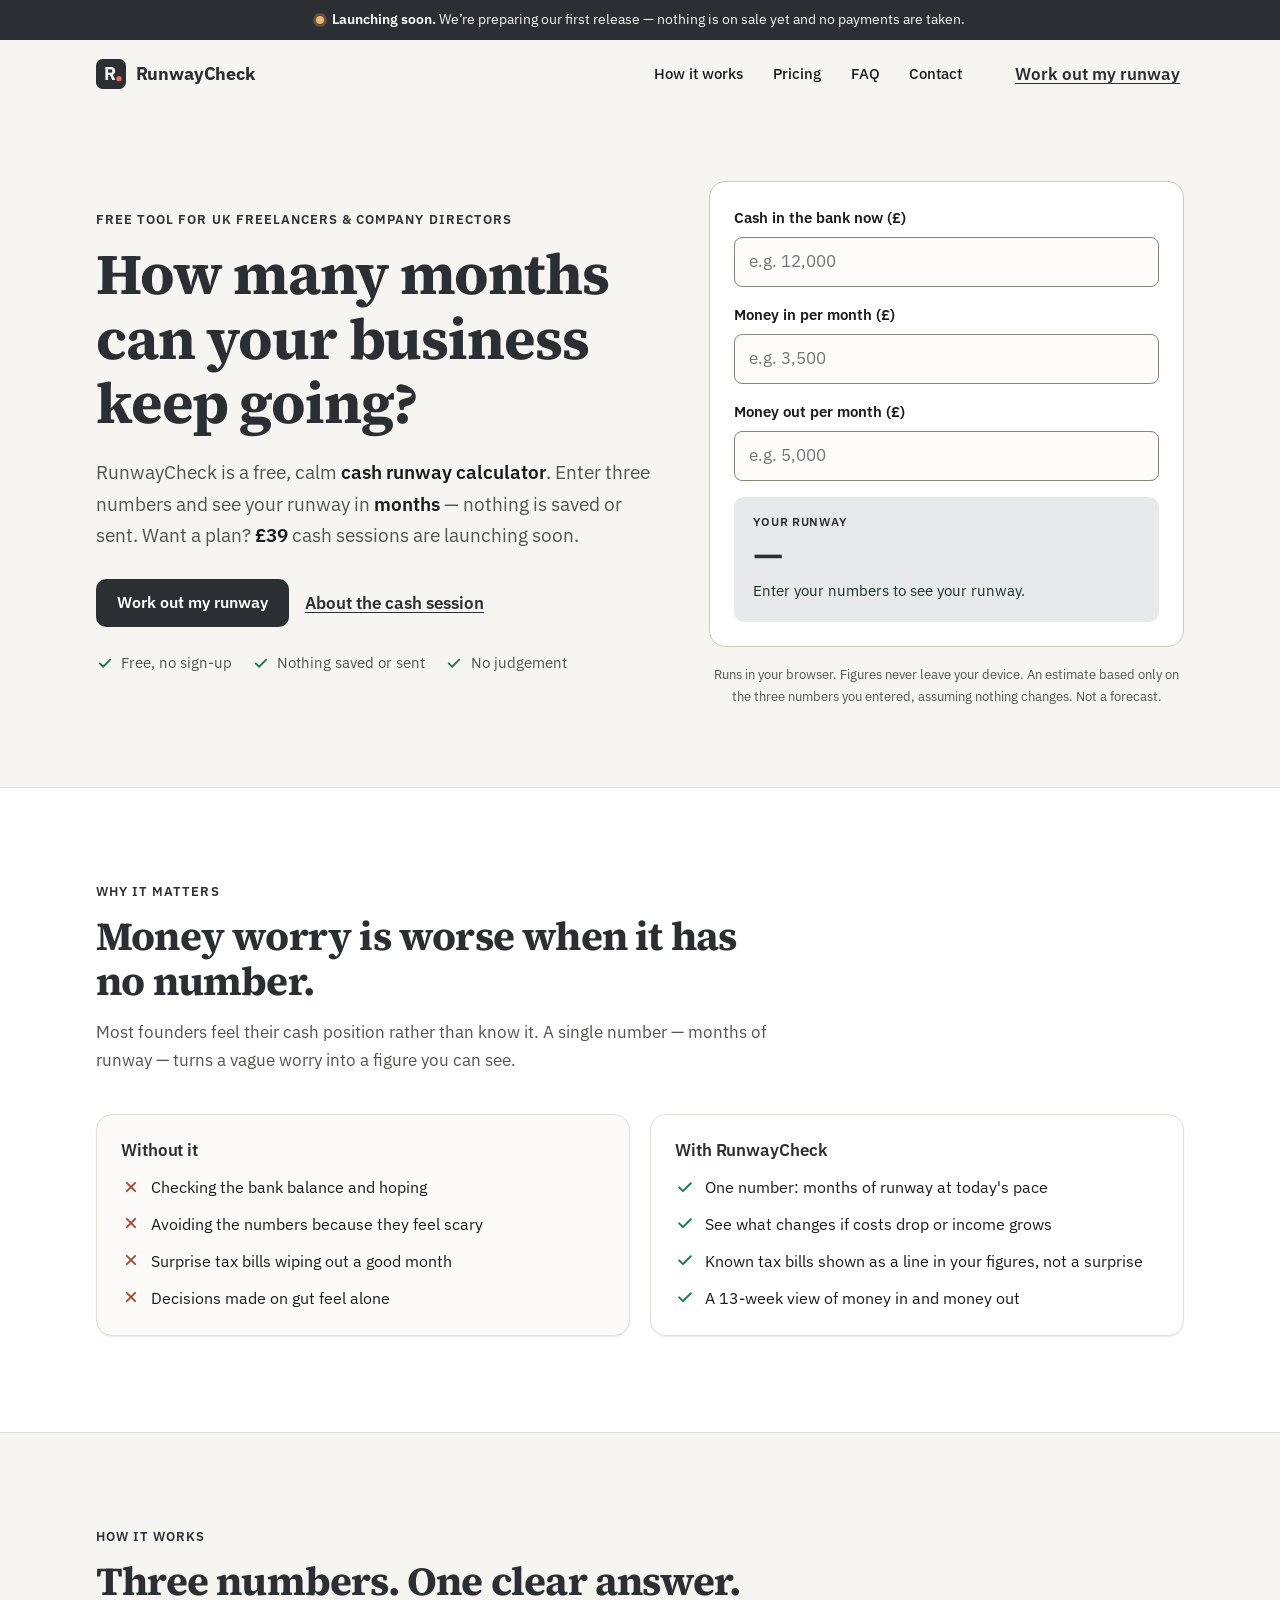
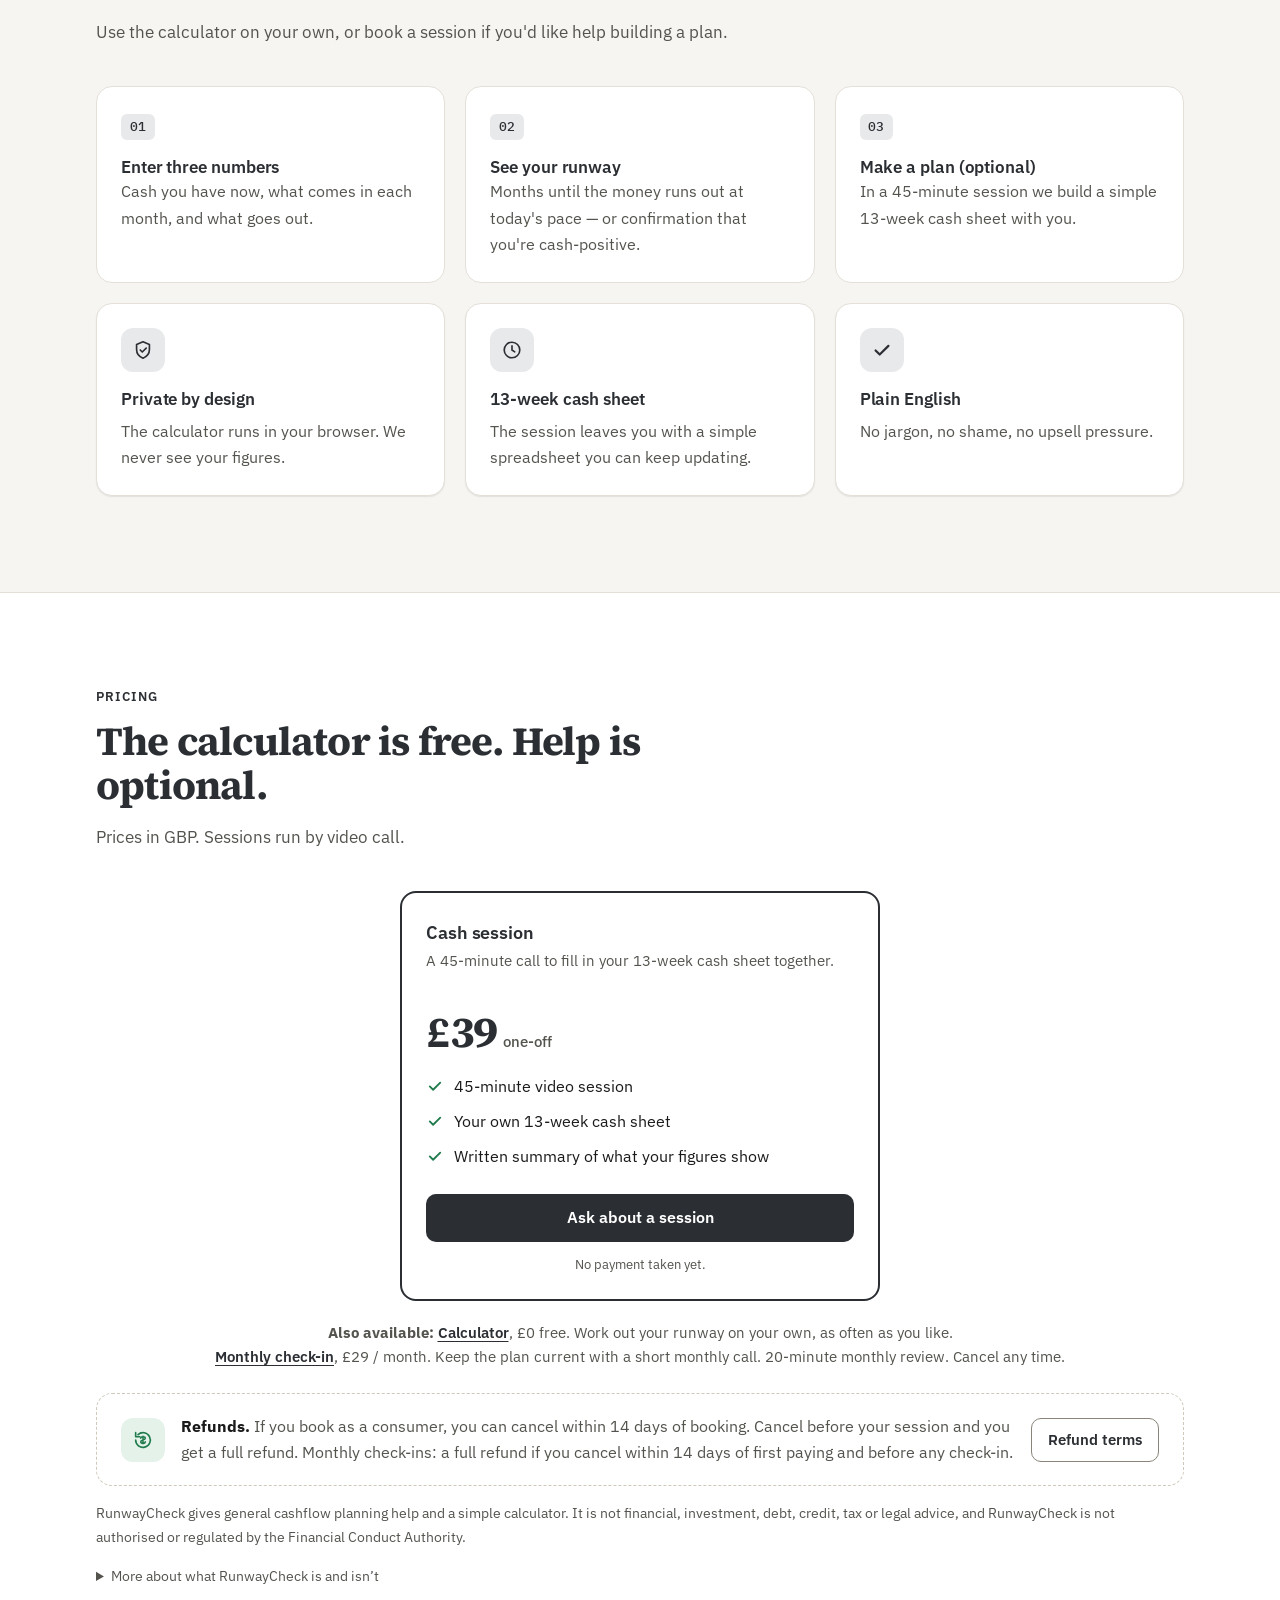
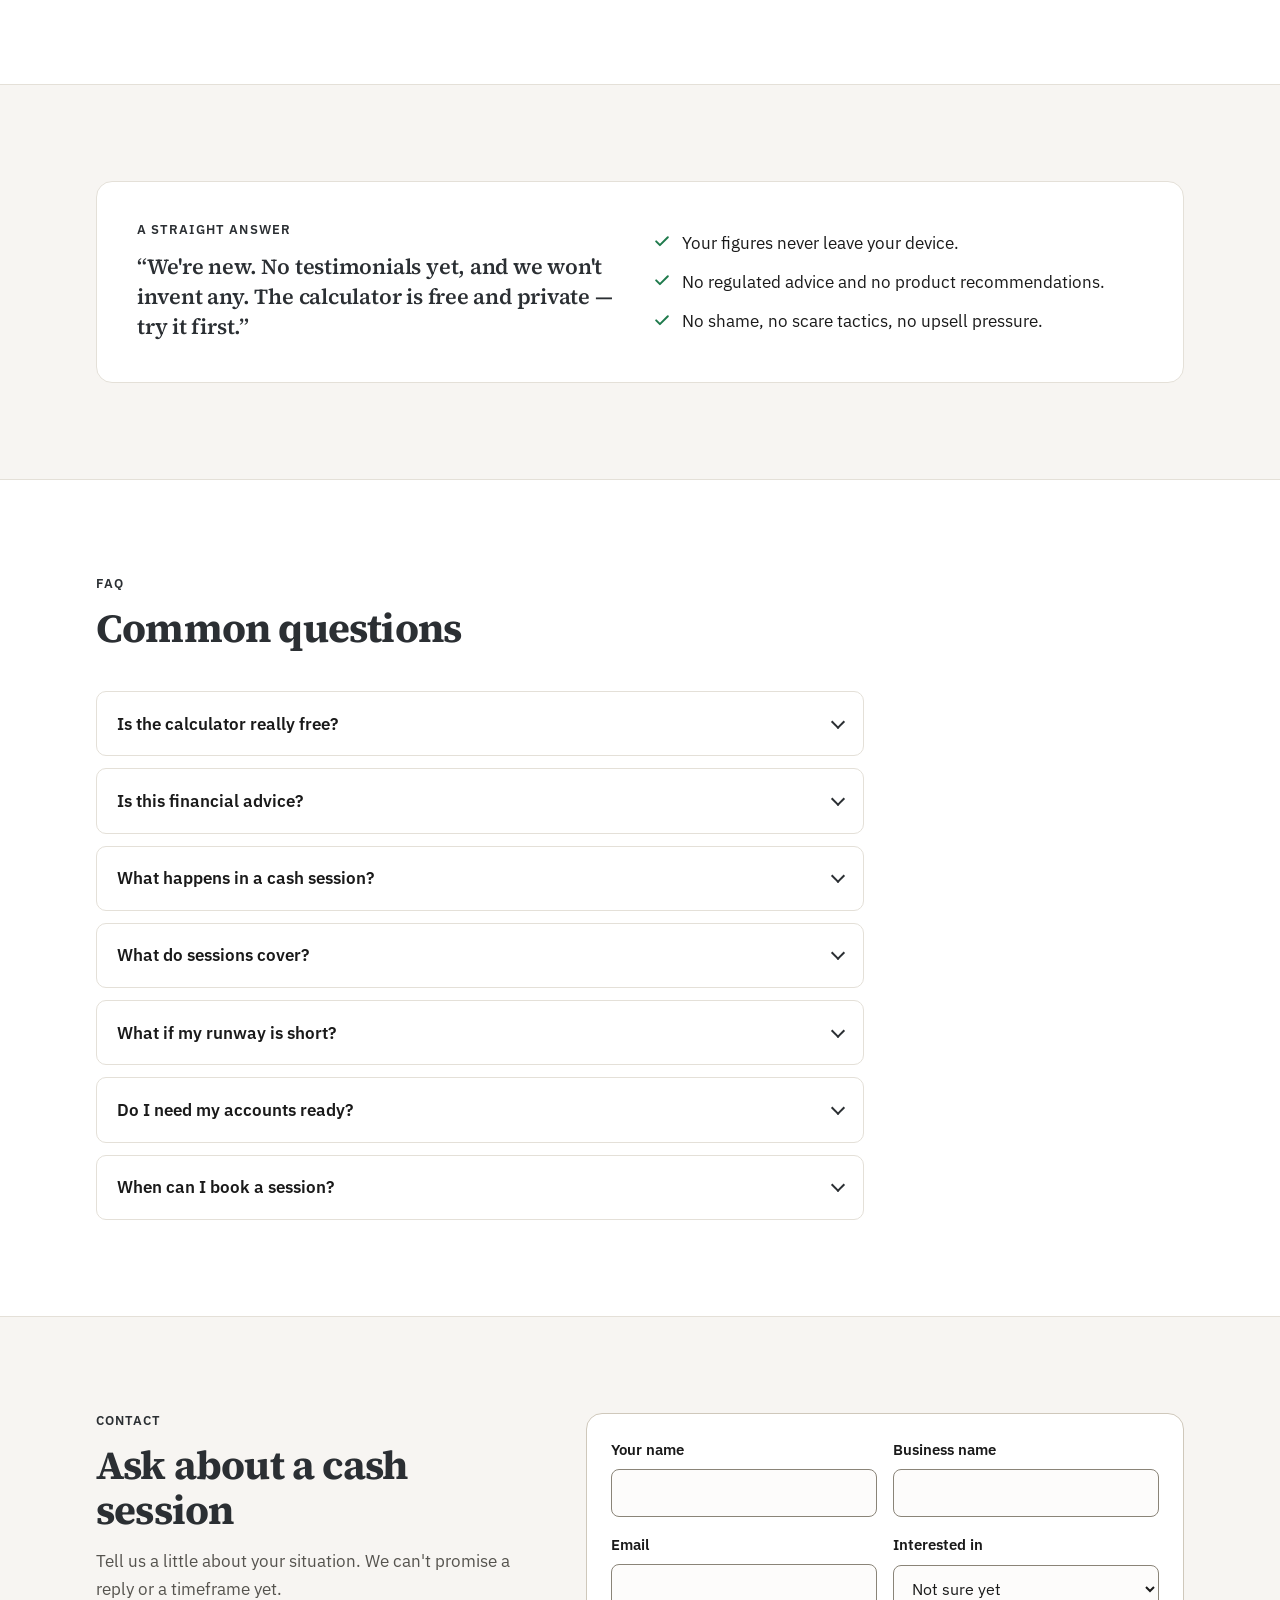
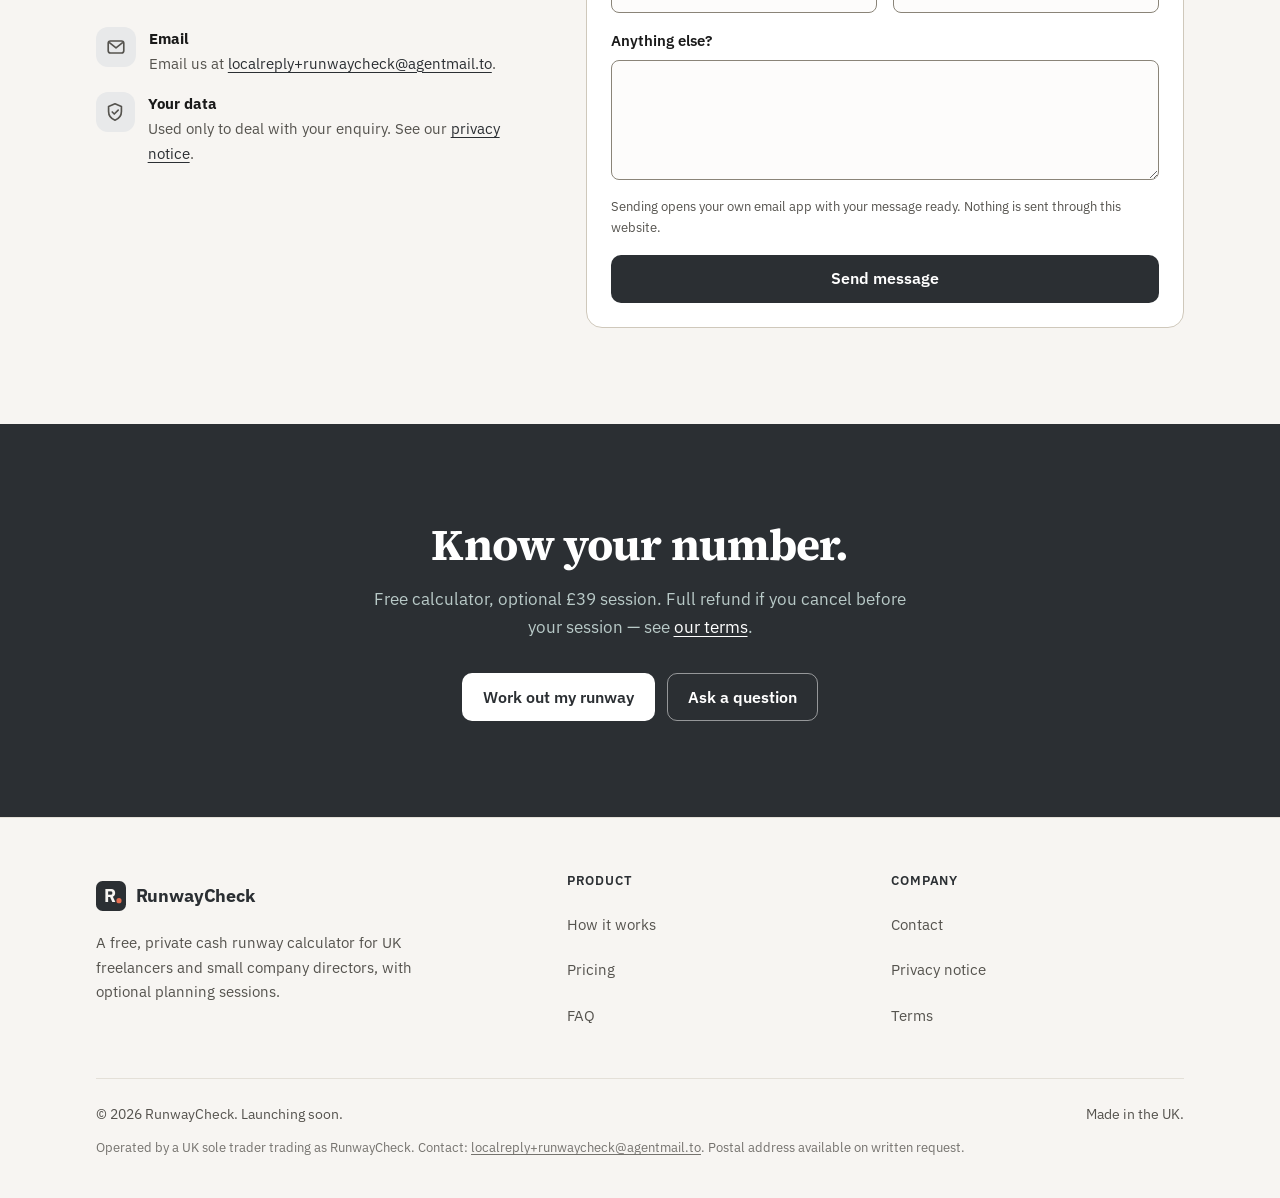
<file: index.html>
<!doctype html>
<html lang="en-GB">
<head>
  <meta charset="utf-8">
  <meta name="viewport" content="width=device-width, initial-scale=1">
  <meta http-equiv="Content-Security-Policy" content="default-src 'self'; img-src 'self' data: https://localreplyloop.goatcounter.com; style-src 'self'; script-src 'self'; font-src 'self'; connect-src 'self'; form-action 'self'; base-uri 'self'; object-src 'none'">
  <meta name="referrer" content="strict-origin-when-cross-origin">
  <title>RunwayCheck — free cash runway calculator for UK founders</title>
  <meta name="description" content="How many months can your business keep going? A free, calm cash-runway calculator for UK freelancers and small company directors. Nothing is saved.">
  <meta name="theme-color" content="#2B2F33">
  <meta property="og:type" content="website">
  <meta property="og:title" content="RunwayCheck — free cash runway calculator for UK founders">
  <meta property="og:description" content="How many months can your business keep going? A free, calm cash-runway calculator for UK freelancers and small company directors. Nothing is saved.">
  <meta property="og:image" content="https://evanturner557-del.github.io/runwaycheck/assets/og.png">
  <meta property="og:image:width" content="1200">
  <meta property="og:image:height" content="630">
  <meta property="og:image:alt" content="RunwayCheck logo with the headline: How many months can your business keep going?">
  <meta property="og:site_name" content="RunwayCheck">
  <meta property="og:locale" content="en_GB">
  <meta property="og:url" content="https://evanturner557-del.github.io/runwaycheck/">
  <meta name="twitter:card" content="summary_large_image">
  <meta name="twitter:title" content="RunwayCheck — free cash runway calculator for UK founders">
  <meta name="twitter:description" content="How many months can your business keep going? A free, calm cash-runway calculator for UK freelancers and small company directors. Nothing is saved.">
  <meta name="twitter:image" content="https://evanturner557-del.github.io/runwaycheck/assets/og.png">
  <meta name="twitter:image:alt" content="RunwayCheck logo with the headline: How many months can your business keep going?">
  <link rel="canonical" href="https://evanturner557-del.github.io/runwaycheck/">
  <link rel="icon" href="assets/favicon.svg" type="image/svg+xml">
  <link rel="preload" href="_shared/fonts/source-serif-4-latin-700-normal.woff2" as="font" type="font/woff2" crossorigin>
  <link rel="preload" href="_shared/fonts/ibm-plex-sans-latin-400-normal.woff2" as="font" type="font/woff2" crossorigin>
  <link rel="stylesheet" href="_shared/kit.css">
  <link rel="stylesheet" href="assets/site.css">
  <script src="assets/config.js"></script>
  <script src="assets/analytics.js" defer></script>
  <script src="_shared/kit.js" defer></script>
  <script type="application/ld+json">{"@context": "https://schema.org", "@type": "Organization", "name": "RunwayCheck", "url": "https://evanturner557-del.github.io/runwaycheck/", "logo": "https://evanturner557-del.github.io/runwaycheck/assets/favicon.svg", "description": "How many months can your business keep going? A free, calm cash-runway calculator for UK freelancers and small company directors. Nothing is saved."}</script>
</head>
<body>
<svg width="0" height="0" aria-hidden="true" focusable="false" class="x-s5">
  <symbol id="i-check" viewBox="0 0 24 24"><path d="m5 12.5 4.5 4.5L19 7.5" fill="none" stroke="currentColor" stroke-width="2.4" stroke-linecap="round" stroke-linejoin="round"/></symbol>
  <symbol id="i-x" viewBox="0 0 24 24"><path d="M7 7l10 10M17 7 7 17" fill="none" stroke="currentColor" stroke-width="2.2" stroke-linecap="round"/></symbol>
  <symbol id="i-star" viewBox="0 0 24 24"><path d="m12 2.8 2.8 5.9 6.4.8-4.7 4.4 1.2 6.4L12 17.2l-5.7 3.1 1.2-6.4-4.7-4.4 6.4-.8z" fill="currentColor"/></symbol>
  <symbol id="i-chat" viewBox="0 0 24 24"><path d="M4 6.5A2.5 2.5 0 0 1 6.5 4h11A2.5 2.5 0 0 1 20 6.5v7a2.5 2.5 0 0 1-2.5 2.5H11l-4.5 4v-4A2.5 2.5 0 0 1 4 13.5z" fill="none" stroke="currentColor" stroke-width="1.8" stroke-linejoin="round"/></symbol>
  <symbol id="i-shield" viewBox="0 0 24 24"><path d="M12 3 5 6v5.5c0 4.3 3 7.9 7 9.5 4-1.6 7-5.2 7-9.5V6z" fill="none" stroke="currentColor" stroke-width="1.8" stroke-linejoin="round"/><path d="m9 12 2.2 2.2L15.5 10" fill="none" stroke="currentColor" stroke-width="1.8" stroke-linecap="round" stroke-linejoin="round"/></symbol>
  <symbol id="i-pin" viewBox="0 0 24 24"><path d="M12 21s-6.5-5.6-6.5-11a6.5 6.5 0 0 1 13 0c0 5.4-6.5 11-6.5 11z" fill="none" stroke="currentColor" stroke-width="1.8"/><circle cx="12" cy="10" r="2.3" fill="none" stroke="currentColor" stroke-width="1.8"/></symbol>
  <symbol id="i-pulse" viewBox="0 0 24 24"><path d="M3 12h4l2.5-6 5 12 2.5-6h4" fill="none" stroke="currentColor" stroke-width="1.8" stroke-linecap="round" stroke-linejoin="round"/></symbol>
  <symbol id="i-user" viewBox="0 0 24 24"><circle cx="12" cy="8.5" r="3.5" fill="none" stroke="currentColor" stroke-width="1.8"/><path d="M5 20c.8-3.6 3.6-5.5 7-5.5s6.2 1.9 7 5.5" fill="none" stroke="currentColor" stroke-width="1.8" stroke-linecap="round"/></symbol>
  <symbol id="i-cross" viewBox="0 0 24 24"><rect x="4" y="4" width="16" height="16" rx="4" fill="none" stroke="currentColor" stroke-width="1.8"/><path d="M12 8.5v7M8.5 12h7" stroke="currentColor" stroke-width="1.8" stroke-linecap="round"/></symbol>
  <symbol id="i-mail" viewBox="0 0 24 24"><rect x="3.5" y="5.5" width="17" height="13" rx="2.5" fill="none" stroke="currentColor" stroke-width="1.8"/><path d="m4.5 7 7.5 6 7.5-6" fill="none" stroke="currentColor" stroke-width="1.8" stroke-linejoin="round"/></symbol>
  <symbol id="i-clock" viewBox="0 0 24 24"><circle cx="12" cy="12" r="8.5" fill="none" stroke="currentColor" stroke-width="1.8"/><path d="M12 7.5V12l3 2" fill="none" stroke="currentColor" stroke-width="1.8" stroke-linecap="round"/></symbol>
  <symbol id="i-info" viewBox="0 0 24 24"><circle cx="12" cy="12" r="9" fill="none" stroke="currentColor" stroke-width="2"/><path d="M12 11v5.5M12 7.6v.1" stroke="currentColor" stroke-width="2.2" stroke-linecap="round"/></symbol>
  <symbol id="i-refund" viewBox="0 0 24 24"><path d="M4 12a8 8 0 1 0 2.6-5.9M4 4v4.5h4.5" fill="none" stroke="currentColor" stroke-width="1.8" stroke-linecap="round" stroke-linejoin="round"/><path d="M12 8v8M9.5 10.2c0-1 1.1-1.7 2.5-1.7s2.5.7 2.5 1.7c0 2.3-5 1.3-5 3.6 0 1 1.1 1.7 2.5 1.7s2.5-.7 2.5-1.7" fill="none" stroke="currentColor" stroke-width="1.6" stroke-linecap="round"/></symbol>
  <symbol id="i-menu" viewBox="0 0 24 24"><path d="M4 7h16M4 12h16M4 17h16" stroke="currentColor" stroke-width="2" stroke-linecap="round"/></symbol>
</svg>
<a class="skip-link" href="#main">Skip to content</a>
<div class="announce" role="region" aria-label="Site notice"><div class="container"><span class="dot" aria-hidden="true"></span><span><strong>Launching soon.</strong> We’re preparing our first release — nothing is on sale yet and no payments are taken.</span></div></div>
<header class="site-header">
  <div class="container">
    <a class="brand" href="./"><svg viewBox="0 0 64 64" aria-hidden="true"><rect width="64" height="64" rx="14" fill="#2B2F33"/><text x="30" y="45" text-anchor="middle" font-family="Source Serif 4, Georgia, serif" font-weight="700" font-size="38" fill="#F7F5F2">R</text><circle cx="49" cy="42" r="5.5" fill="#E76F51"/></svg>RunwayCheck</a>
    <nav class="nav" aria-label="Primary"><a href="#how">How it works</a><a href="#pricing">Pricing</a><a href="#faq">FAQ</a><a href="#contact">Contact</a></nav>
    <a class="header-cta header-link" href="#top-tool" data-cta="header">Work out my runway</a>
    <button class="nav-toggle" type="button" aria-controls="mobile-nav" aria-expanded="false" aria-label="Open menu"><svg aria-hidden="true"><use href="#i-menu"/></svg></button>
  </div>
  <nav class="mobile-nav" id="mobile-nav" aria-label="Mobile"><a href="#how">How it works</a><a href="#pricing">Pricing</a><a href="#faq">FAQ</a><a href="#contact">Contact</a><a href="#top-tool" data-cta="mobile-nav">Work out my runway</a></nav>
</header>
<main id="main">
  <section class="hero">
    <div class="container hero__grid">
      <div>
        <span class="eyebrow">Free tool for UK freelancers &amp; company directors</span>
        <h1>How many months can your business keep going?</h1>
        <p class="lede">RunwayCheck is a free, calm <strong>cash runway calculator</strong>. Enter three numbers and see your runway in <strong>months</strong> — nothing is saved or sent. Want a plan? <strong>£39</strong> cash sessions are launching soon.</p>
        <div class="btn-row">
          <a class="btn btn--primary" href="#top-tool" data-cta="hero">Work out my runway</a>
          <a class="text-link" href="#pricing" data-cta="hero-secondary">About the cash session</a>
        </div>
        <ul class="assurances"><li><svg aria-hidden="true"><use href="#i-check"/></svg>Free, no sign-up</li><li><svg aria-hidden="true"><use href="#i-check"/></svg>Nothing saved or sent</li><li><svg aria-hidden="true"><use href="#i-check"/></svg>No judgement</li></ul>
      </div>
      <figure class="mock x-s6" id="top-tool" aria-label="Cash runway calculator">
        <form class="calc" data-runway>
          <div class="field"><label for="r-cash">Cash in the bank now (£)</label><input id="r-cash" name="cash" inputmode="decimal" placeholder="e.g. 12,000"></div>
          <div class="field"><label for="r-in">Money in per month (£)</label><input id="r-in" name="income" inputmode="decimal" placeholder="e.g. 3,500"></div>
          <div class="field"><label for="r-out">Money out per month (£)</label><input id="r-out" name="costs" inputmode="decimal" placeholder="e.g. 5,000"></div>
          <div class="calc__out" aria-live="polite"><small>Your runway</small><strong data-runway-out>—</strong><p data-runway-sub>Enter your numbers to see your runway.</p></div>
        </form><figcaption class="mock__caption">Runs in your browser. Figures never leave your device. An estimate based only on the three numbers you entered, assuming nothing changes. Not a forecast.</figcaption></figure>
    </div>
  </section>
  <section class="section section--tint" id="why">
    <div class="container">
      <div class="section-head"><span class="eyebrow">Why it matters</span><h2>Money worry is worse when it has no number.</h2><p>Most founders feel their cash position rather than know it. A single number — months of runway — turns a vague worry into a figure you can see.</p></div>
      <div class="contrast">
        <div class="card card--before"><h3>Without it</h3><ul><li><svg class="x" aria-hidden="true"><use href="#i-x"/></svg>Checking the bank balance and hoping</li><li><svg class="x" aria-hidden="true"><use href="#i-x"/></svg>Avoiding the numbers because they feel scary</li><li><svg class="x" aria-hidden="true"><use href="#i-x"/></svg>Surprise tax bills wiping out a good month</li><li><svg class="x" aria-hidden="true"><use href="#i-x"/></svg>Decisions made on gut feel alone</li></ul></div>
        <div class="card"><h3>With RunwayCheck</h3><ul><li><svg class="ok" aria-hidden="true"><use href="#i-check"/></svg>One number: months of runway at today&#x27;s pace</li><li><svg class="ok" aria-hidden="true"><use href="#i-check"/></svg>See what changes if costs drop or income grows</li><li><svg class="ok" aria-hidden="true"><use href="#i-check"/></svg>Known tax bills shown as a line in your figures, not a surprise</li><li><svg class="ok" aria-hidden="true"><use href="#i-check"/></svg>A 13-week view of money in and money out</li></ul></div>
      </div>
    </div>
  </section>
  <section class="section" id="how">
    <div class="container">
      <div class="section-head"><span class="eyebrow">How it works</span><h2>Three numbers. One clear answer.</h2><p>Use the calculator on your own, or book a session if you&#x27;d like help building a plan.</p></div>
      <div class="steps"><div class="step"><span class="step__n">01</span><h3>Enter three numbers</h3><p>Cash you have now, what comes in each month, and what goes out.</p></div><div class="step"><span class="step__n">02</span><h3>See your runway</h3><p>Months until the money runs out at today&#x27;s pace — or confirmation that you&#x27;re cash-positive.</p></div><div class="step"><span class="step__n">03</span><h3>Make a plan (optional)</h3><p>In a 45-minute session we build a simple 13-week cash sheet with you.</p></div></div>
      <div class="grid grid--3 x-s7"><div class="card"><div class="icon"><svg aria-hidden="true"><use href="#i-shield"/></svg></div><h3>Private by design</h3><p>The calculator runs in your browser. We never see your figures.</p></div><div class="card"><div class="icon"><svg aria-hidden="true"><use href="#i-clock"/></svg></div><h3>13-week cash sheet</h3><p>The session leaves you with a simple spreadsheet you can keep updating.</p></div><div class="card"><div class="icon"><svg aria-hidden="true"><use href="#i-check"/></svg></div><h3>Plain English</h3><p>No jargon, no shame, no upsell pressure.</p></div></div>
    </div>
  </section>
  <section class="section section--tint" id="pricing">
    <div class="container">
      <div class="section-head"><span class="eyebrow">Pricing</span><h2>The calculator is free. Help is optional.</h2><p>Prices in GBP. Sessions run by video call.</p></div>
      <div class="pricing pricing--single"><article class="tier tier--featured"><h3>Cash session</h3><p class="tier__for">A 45-minute call to fill in your 13-week cash sheet together.</p>
          <p class="price"><b>£39</b><span>one-off</span></p><ul class="checks"><li><svg aria-hidden="true"><use href="#i-check"/></svg>45-minute video session</li><li><svg aria-hidden="true"><use href="#i-check"/></svg>Your own 13-week cash sheet</li><li><svg aria-hidden="true"><use href="#i-check"/></svg>Written summary of what your figures show</li></ul><div class="cta-wrap"><a class="btn btn--primary btn--block" href="#contact" data-cta="enquire" data-plan="session">Ask about a session</a><p class="sub">No payment taken yet.</p></div></article></div>
      <p class="tier-more"><strong>Also available:</strong> <a href="#top-tool" data-cta="tool" data-plan="free">Calculator</a>, £0 free. Work out your runway on your own, as often as you like.<br><a href="#contact" data-cta="enquire-more" data-plan="checkin">Monthly check-in</a>, £29 / month. Keep the plan current with a short monthly call. 20-minute monthly review. Cancel any time.</p>
      <div class="guarantee"><div class="icon"><svg aria-hidden="true"><use href="#i-refund"/></svg></div><p><strong>Refunds.</strong> If you book as a consumer, you can cancel within 14 days of booking. Cancel before your session and you get a full refund. Monthly check-ins: a full refund if you cancel within 14 days of first paying and before any check-in.</p><a class="btn btn--ghost btn--sm" href="terms.html#refunds">Refund terms</a></div>
      <p class="fineprint">RunwayCheck gives general cashflow planning help and a simple calculator. It is not financial, investment, debt, credit, tax or legal advice, and RunwayCheck is not authorised or regulated by the Financial Conduct Authority.</p>
      <details class="fineprint"><summary>More about what RunwayCheck is and isn’t</summary><p>We don’t recommend financial products, lenders or debt solutions. Results are estimates based only on the figures you enter — not forecasts or guarantees. For tax, speak to an accountant. For free money guidance, see MoneyHelper (moneyhelper.org.uk). If you’re self-employed and worried about debt, Business Debtline (businessdebtline.org, 0800 197 6026) gives free, FCA-regulated debt advice; StepChange (stepchange.org) helps with personal debt.</p></details>
    </div>
  </section>
  <section class="section" id="honest">
    <div class="container"><div class="note-card"><div><span class="eyebrow">A straight answer</span><blockquote>“We&#x27;re new. No testimonials yet, and we won&#x27;t invent any. The calculator is free and private — try it first.”</blockquote></div><ul class="promise-list"><li><svg aria-hidden="true"><use href="#i-check"/></svg><span>Your figures never leave your device.</span></li><li><svg aria-hidden="true"><use href="#i-check"/></svg><span>No regulated advice and no product recommendations.</span></li><li><svg aria-hidden="true"><use href="#i-check"/></svg><span>No shame, no scare tactics, no upsell pressure.</span></li></ul></div></div>
  </section>
  <section class="section section--tint" id="faq">
    <div class="container"><div class="section-head"><span class="eyebrow">FAQ</span><h2>Common questions</h2></div><div class="faq"><details><summary>Is the calculator really free?</summary><p>Yes. It runs in your browser, needs no sign-up, and nothing you type is saved or sent to us.</p></details><details><summary>Is this financial advice?</summary><p>No. It&#x27;s general cashflow planning help. We don&#x27;t recommend financial products or give tax or investment advice.</p></details><details><summary>What happens in a cash session?</summary><p>We fill in a simple 13-week cash sheet together from your own figures: money in, money out, and any tax bills you already know are coming. The sheet shows how your runway changes when a figure changes. We don&#x27;t tell you what to do with your money.</p></details><details><summary>What do sessions cover?</summary><p>Sessions are general cashflow planning only. We fill in a 13-week cash sheet from your own figures and show how your runway changes if a figure changes. We don’t advise on which debts or credit agreements to pay first, how to deal with lenders or creditors, or on loans, credit cards, overdrafts, investments, pensions, insurance or tax. If you’re a sole trader (or in a partnership) and want help prioritising personal or business debts or credit agreements, please contact Business Debtline (businessdebtline.org, 0800 197 6026), a free debt advice charity authorised by the FCA. Debt advice to individuals, including sole traders, is regulated by the Financial Conduct Authority, and RunwayCheck is not authorised to give it. If you’re a company director worried the company can’t pay its debts, speak to an accountant or a licensed insolvency practitioner promptly.</p></details><details><summary>What if my runway is short?</summary><p>Then the calculator shows that early. In a session, the sheet shows how the months change if money coming in (for example invoicing and chasing), or costs you control, change — without judgement. We don’t advise on which debts to pay first; if you’re a sole trader and want help with debts, Business Debtline (businessdebtline.org) gives free, FCA-regulated advice. For free money guidance, MoneyHelper (moneyhelper.org.uk) can help, and StepChange (stepchange.org) offers free help with personal debt.</p></details><details><summary>Do I need my accounts ready?</summary><p>No. A recent bank balance and a rough idea of monthly income and costs is enough to start.</p></details><details><summary>When can I book a session?</summary><p>Sessions open soon. Booking isn't open yet. The calculator is free to use today, and no payment is taken.</p></details></div></div>
  </section>
<section class="section" id="contact">
    <div class="container contact-grid">
      <div>
        <span class="eyebrow">Contact</span>
        <h2 class="x-s8">Ask about a cash session</h2>
        <p class="x-s9">Tell us a little about your situation. We can&#x27;t promise a reply or a timeframe yet.</p>
        <ul class="contact-points"><li><span class="icon" aria-hidden="true"><svg><use href="#i-mail"/></svg></span><span><b>Email</b>Email us at <a href="mailto:localreply+runwaycheck@agentmail.to?subject=RunwayCheck%20enquiry">localreply+runwaycheck@agentmail.to</a>.</span></li>
          <li><span class="icon" aria-hidden="true"><svg><use href="#i-shield"/></svg></span><span><b>Your data</b>Used only to deal with your enquiry. See our <a href="privacy.html">privacy notice</a>.</span></li></ul>
      </div>
      <form class="form" data-contact data-email="localreply+runwaycheck@agentmail.to" data-subject="RunwayCheck enquiry" novalidate>
        <div class="row-2">
          <div class="field"><label for="f-name">Your name</label><input id="f-name" name="name" autocomplete="name" required></div>
          <div class="field"><label for="f-business">Business name</label><input id="f-business" name="business" autocomplete="organization" required></div>
        </div>
        <div class="row-2">
          <div class="field"><label for="f-email">Email</label><input id="f-email" name="email" type="email" autocomplete="email" required></div>
          <div class="field"><label for="f-plan">Interested in</label><select id="f-plan" name="plan"><option value="">Not sure yet</option><option value="free">Calculator (£0)</option><option value="session">Cash session (£39)</option><option value="checkin">Monthly check-in (£29)</option></select></div>
        </div>
        <div class="field"><label for="f-message">Anything else?</label><textarea id="f-message" name="message"></textarea></div>
        <p class="hint">Sending opens your own email app with your message ready. Nothing is sent through this website.</p>
        <button class="btn btn--primary" type="submit">Send message</button>
        <p class="form-status" role="status" aria-live="polite"></p>
      </form>
    </div>
  </section>
  <section class="section section--ink">
    <div class="container final-cta"><h2>Know your number.</h2><p>Free calculator, optional £39 session. Full refund if you cancel before your session — see <a href="terms.html#refunds">our terms</a>.</p>
      <div class="btn-row"><a class="btn btn--light" href="#top-tool" data-cta="final">Work out my runway</a><a class="btn btn--outline-light" href="#contact" data-cta="final-contact">Ask a question</a></div></div>
  </section>
</main>
<footer class="site-footer">
  <div class="container">
    <div class="footer-grid">
      <div><a class="brand" href="./"><svg viewBox="0 0 64 64" aria-hidden="true"><rect width="64" height="64" rx="14" fill="#2B2F33"/><text x="30" y="45" text-anchor="middle" font-family="Source Serif 4, Georgia, serif" font-weight="700" font-size="38" fill="#F7F5F2">R</text><circle cx="49" cy="42" r="5.5" fill="#E76F51"/></svg>RunwayCheck</a><p class="x-s10">A free, private cash runway calculator for UK freelancers and small company directors, with optional planning sessions.</p></div>
      <div><h2>Product</h2><ul><li><a href="#how">How it works</a></li><li><a href="#pricing">Pricing</a></li><li><a href="#faq">FAQ</a></li></ul></div>
      <div><h2>Company</h2><ul><li><a href="#contact">Contact</a></li><li><a href="privacy.html">Privacy notice</a></li><li><a href="terms.html">Terms</a></li></ul></div>
    </div>
    <div class="footer-base"><span>© <span data-year>2026</span> RunwayCheck. Launching soon.</span><span>Made in the UK.</span></div>
    <p class="footer-legal">Operated by a UK sole trader trading as RunwayCheck. Contact: <a href="mailto:localreply+runwaycheck@agentmail.to">localreply+runwaycheck@agentmail.to</a>. Postal address available on written request.</p>
  </div>
</footer>
</body>
</html>
</file>
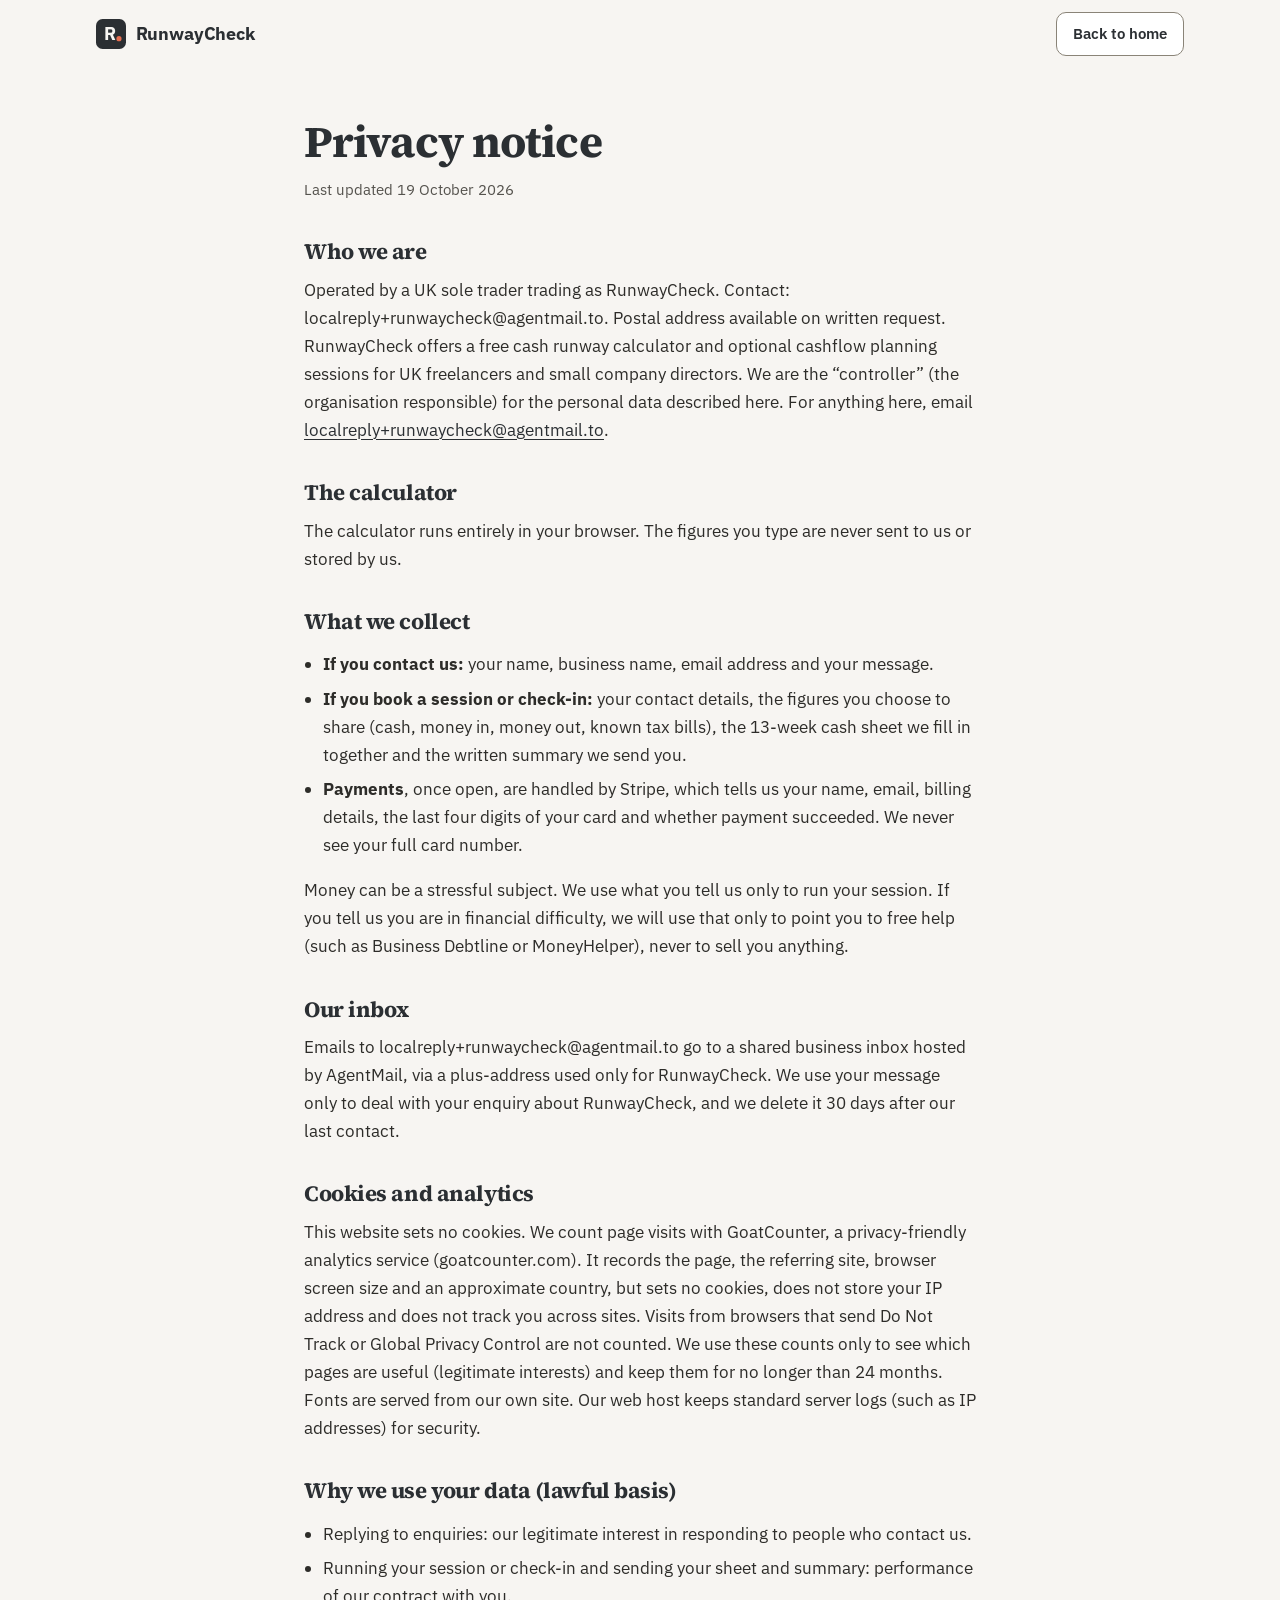
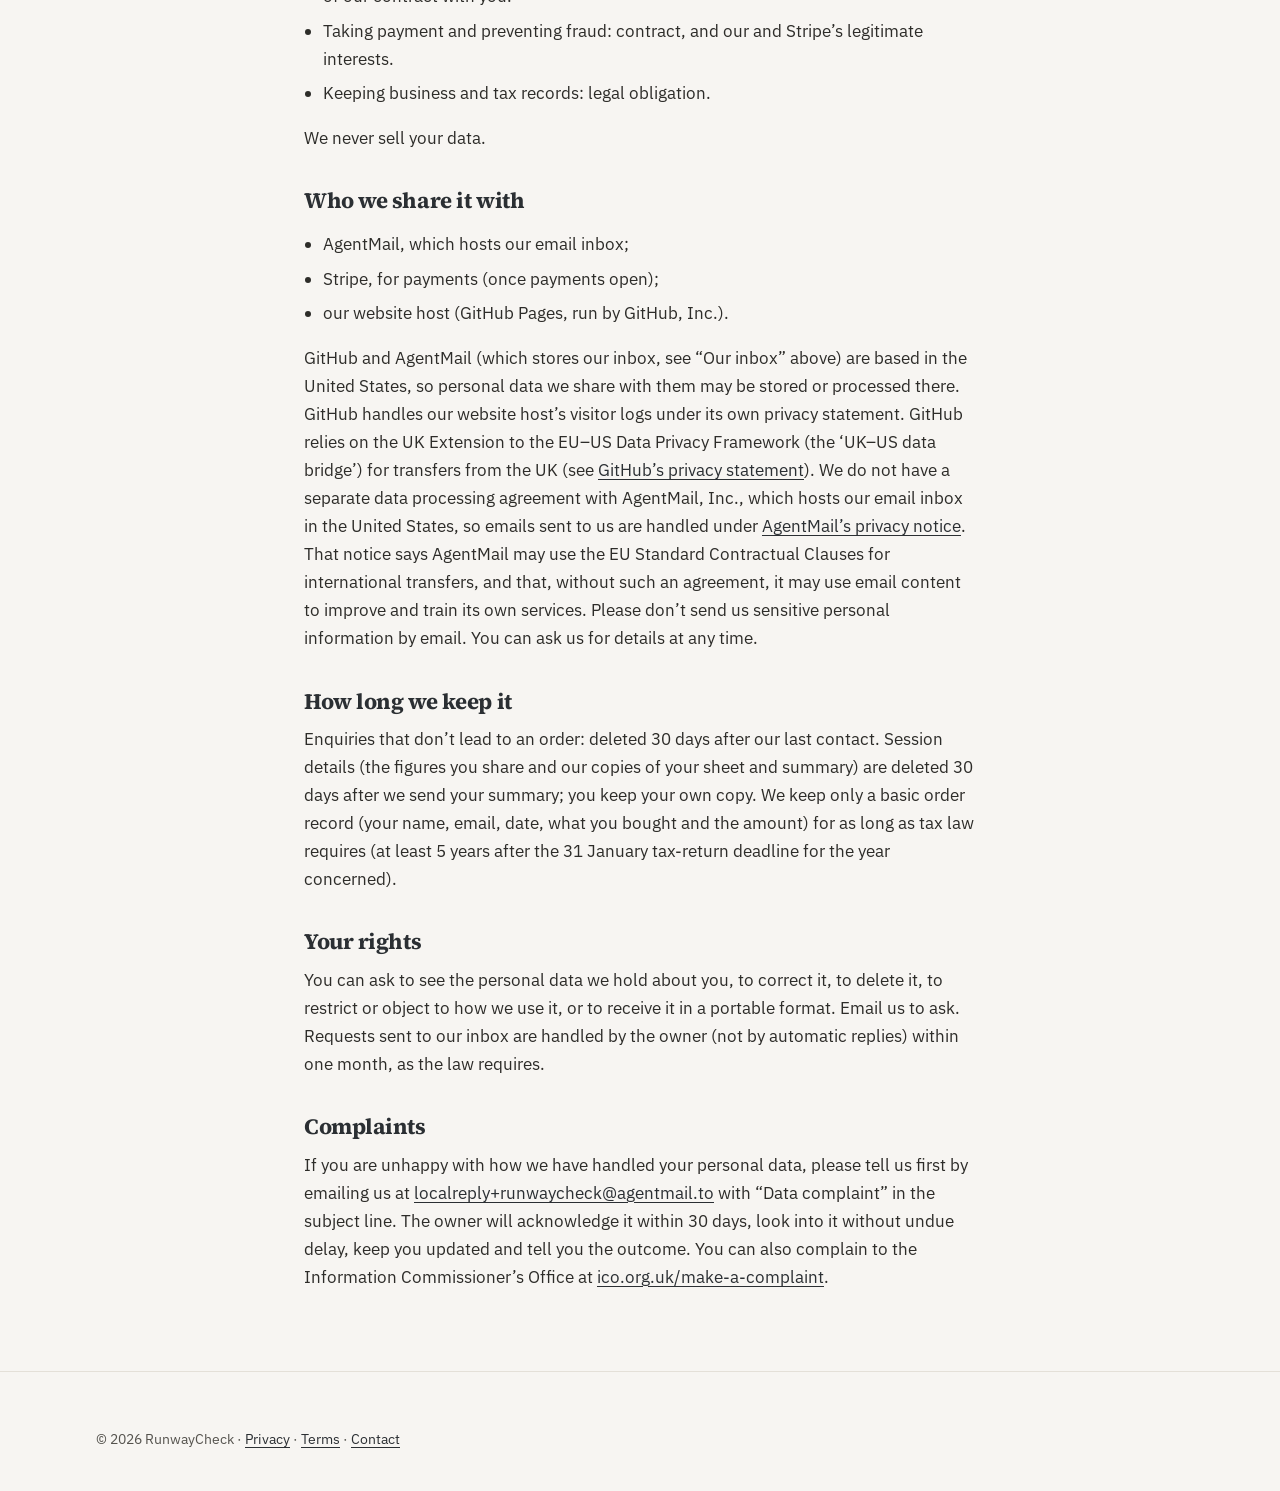
<file: privacy.html>
<!doctype html>
<html lang="en-GB">
<head>
  <meta charset="utf-8">
  <meta name="viewport" content="width=device-width, initial-scale=1">
  <meta http-equiv="Content-Security-Policy" content="default-src 'self'; img-src 'self' data: https://localreplyloop.goatcounter.com; style-src 'self'; script-src 'self'; font-src 'self'; form-action 'self'; base-uri 'self'; object-src 'none'">
  <meta name="referrer" content="strict-origin-when-cross-origin">
  <title>Privacy notice — RunwayCheck</title>
  <meta name="description" content="How RunwayCheck handles your data: what we collect, why, how long we keep it and your rights under UK GDPR.">
  <meta name="theme-color" content="#2B2F33">
  <meta property="og:type" content="website">
  <meta property="og:title" content="Privacy notice — RunwayCheck">
  <meta property="og:description" content="How RunwayCheck handles your data: what we collect, why, how long we keep it and your rights under UK GDPR.">
  <meta property="og:image" content="https://evanturner557-del.github.io/runwaycheck/assets/og.png">
  <meta property="og:image:width" content="1200">
  <meta property="og:image:height" content="630">
  <meta property="og:image:alt" content="RunwayCheck logo with the headline: How many months can your business keep going?">
  <meta property="og:site_name" content="RunwayCheck">
  <meta property="og:locale" content="en_GB">
  <meta property="og:url" content="https://evanturner557-del.github.io/runwaycheck/privacy.html">
  <meta name="twitter:card" content="summary_large_image">
  <meta name="twitter:title" content="Privacy notice — RunwayCheck">
  <meta name="twitter:description" content="How RunwayCheck handles your data: what we collect, why, how long we keep it and your rights under UK GDPR.">
  <meta name="twitter:image" content="https://evanturner557-del.github.io/runwaycheck/assets/og.png">
  <meta name="twitter:image:alt" content="RunwayCheck logo with the headline: How many months can your business keep going?">
  <link rel="canonical" href="https://evanturner557-del.github.io/runwaycheck/privacy.html">
  <link rel="icon" href="assets/favicon.svg" type="image/svg+xml">
  <link rel="stylesheet" href="_shared/kit.css">
  <link rel="stylesheet" href="assets/site.css">
  <script src="assets/config.js"></script>
  <script src="assets/analytics.js" defer></script>
  <script src="_shared/kit.js" defer></script>
</head>
<body>
<a class="skip-link" href="#main">Skip to content</a>
<header class="site-header"><div class="container"><a class="brand" href="./"><svg viewBox="0 0 64 64" aria-hidden="true"><rect width="64" height="64" rx="14" fill="#2B2F33"/><text x="30" y="45" text-anchor="middle" font-family="Source Serif 4, Georgia, serif" font-weight="700" font-size="38" fill="#F7F5F2">R</text><circle cx="49" cy="42" r="5.5" fill="#E76F51"/></svg>RunwayCheck</a><a class="btn btn--ghost btn--sm x-s1" href="./">Back to home</a></div></header>
<main id="main" class="legal"><div class="container"><h1>Privacy notice</h1><p class="updated">Last updated 19 October 2026</p>
<h2>Who we are</h2>
<p><span>Operated by a UK sole trader trading as RunwayCheck. Contact: localreply+runwaycheck@agentmail.to. Postal address available on written request.</span> RunwayCheck offers a free cash runway calculator and optional cashflow planning sessions for UK freelancers and small company directors. We are the “controller” (the organisation responsible) for the personal data described here. For anything here, email <a href="mailto:localreply+runwaycheck@agentmail.to">localreply+runwaycheck@agentmail.to</a>.</p>
<h2>The calculator</h2>
<p>The calculator runs entirely in your browser. The figures you type are never sent to us or stored by us.</p>
<h2>What we collect</h2>
<ul>
  <li><strong>If you contact us:</strong> your name, business name, email address and your message.</li>
  <li><strong>If you book a session or check-in:</strong> your contact details, the figures you choose to share (cash, money in, money out, known tax bills), the 13-week cash sheet we fill in together and the written summary we send you.</li>
  <li><strong>Payments</strong>, once open, are handled by Stripe, which tells us your name, email, billing details, the last four digits of your card and whether payment succeeded. We never see your full card number.</li>
</ul>
<p>Money can be a stressful subject. We use what you tell us only to run your session. If you tell us you are in financial difficulty, we will use that only to point you to free help (such as Business Debtline or MoneyHelper), never to sell you anything.</p>
<h2>Our inbox</h2><p>Emails to localreply+runwaycheck@agentmail.to go to a shared business inbox hosted by AgentMail, via a plus-address used only for RunwayCheck. We use your message only to deal with your enquiry about RunwayCheck, and we delete it 30 days after our last contact.</p><h2>Cookies and analytics</h2>
<p>This website sets no cookies. We count page visits with GoatCounter, a privacy-friendly analytics service (goatcounter.com). It records the page, the referring site, browser screen size and an approximate country, but sets no cookies, does not store your IP address and does not track you across sites. Visits from browsers that send Do Not Track or Global Privacy Control are not counted. We use these counts only to see which pages are useful (legitimate interests) and keep them for no longer than 24 months. Fonts are served from our own site. Our web host keeps standard server logs (such as IP addresses) for security.</p>
<h2>Why we use your data (lawful basis)</h2>
<ul>
  <li>Replying to enquiries: our legitimate interest in responding to people who contact us.</li>
  <li>Running your session or check-in and sending your sheet and summary: performance of our contract with you.</li>
  <li>Taking payment and preventing fraud: contract, and our and Stripe’s legitimate interests.</li>
  <li>Keeping business and tax records: legal obligation.</li>
</ul>
<p>We never sell your data.</p>
<h2>Who we share it with</h2>
<ul>
  <li>AgentMail, which hosts our email inbox;</li>
  <li>Stripe, for payments (once payments open);</li>
  <li>our website host (GitHub Pages, run by GitHub, Inc.).</li>
</ul>
<p>GitHub and AgentMail (which stores our inbox, see “Our inbox” above) are based in the United States, so personal data we share with them may be stored or processed there. GitHub handles our website host’s visitor logs under its own privacy statement. GitHub relies on the UK Extension to the EU–US Data Privacy Framework (the ‘UK–US data bridge’) for transfers from the UK (see <a href="https://docs.github.com/en/site-policy/privacy-policies/github-general-privacy-statement" rel="noopener">GitHub’s privacy statement</a>). We do not have a separate data processing agreement with AgentMail, Inc., which hosts our email inbox in the United States, so emails sent to us are handled under <a href="https://www.agentmail.to/legal/privacy" rel="noopener">AgentMail’s privacy notice</a>. That notice says AgentMail may use the EU Standard Contractual Clauses for international transfers, and that, without such an agreement, it may use email content to improve and train its own services. Please don’t send us sensitive personal information by email. You can ask us for details at any time.</p>
<h2>How long we keep it</h2>
<p>Enquiries that don’t lead to an order: deleted 30 days after our last contact. Session details (the figures you share and our copies of your sheet and summary) are deleted 30 days after we send your summary; you keep your own copy. We keep only a basic order record (your name, email, date, what you bought and the amount) for as long as tax law requires (at least 5 years after the 31 January tax-return deadline for the year concerned).</p>
<h2>Your rights</h2>
<p>You can ask to see the personal data we hold about you, to correct it, to delete it, to restrict or object to how we use it, or to receive it in a portable format. Email us to ask. Requests sent to our inbox are handled by the owner (not by automatic replies) within one month, as the law requires.</p>
<h2>Complaints</h2>
<p>If you are unhappy with how we have handled your personal data, please tell us first by emailing us at <a href="mailto:localreply+runwaycheck@agentmail.to">localreply+runwaycheck@agentmail.to</a> with “Data complaint” in the subject line. The owner will acknowledge it within 30 days, look into it without undue delay, keep you updated and tell you the outcome. You can also complain to the Information Commissioner’s Office at <a href="https://ico.org.uk/make-a-complaint/" rel="noopener">ico.org.uk/make-a-complaint</a>.</p>

</div></main>
<footer class="site-footer"><div class="container"><div class="footer-base x-s4">
      <span>© <span data-year>2026</span> RunwayCheck · <a href="privacy.html">Privacy</a> · <a href="terms.html">Terms</a> · <a href="./#contact">Contact</a></span></div></div></footer>
</body>
</html>
</file>
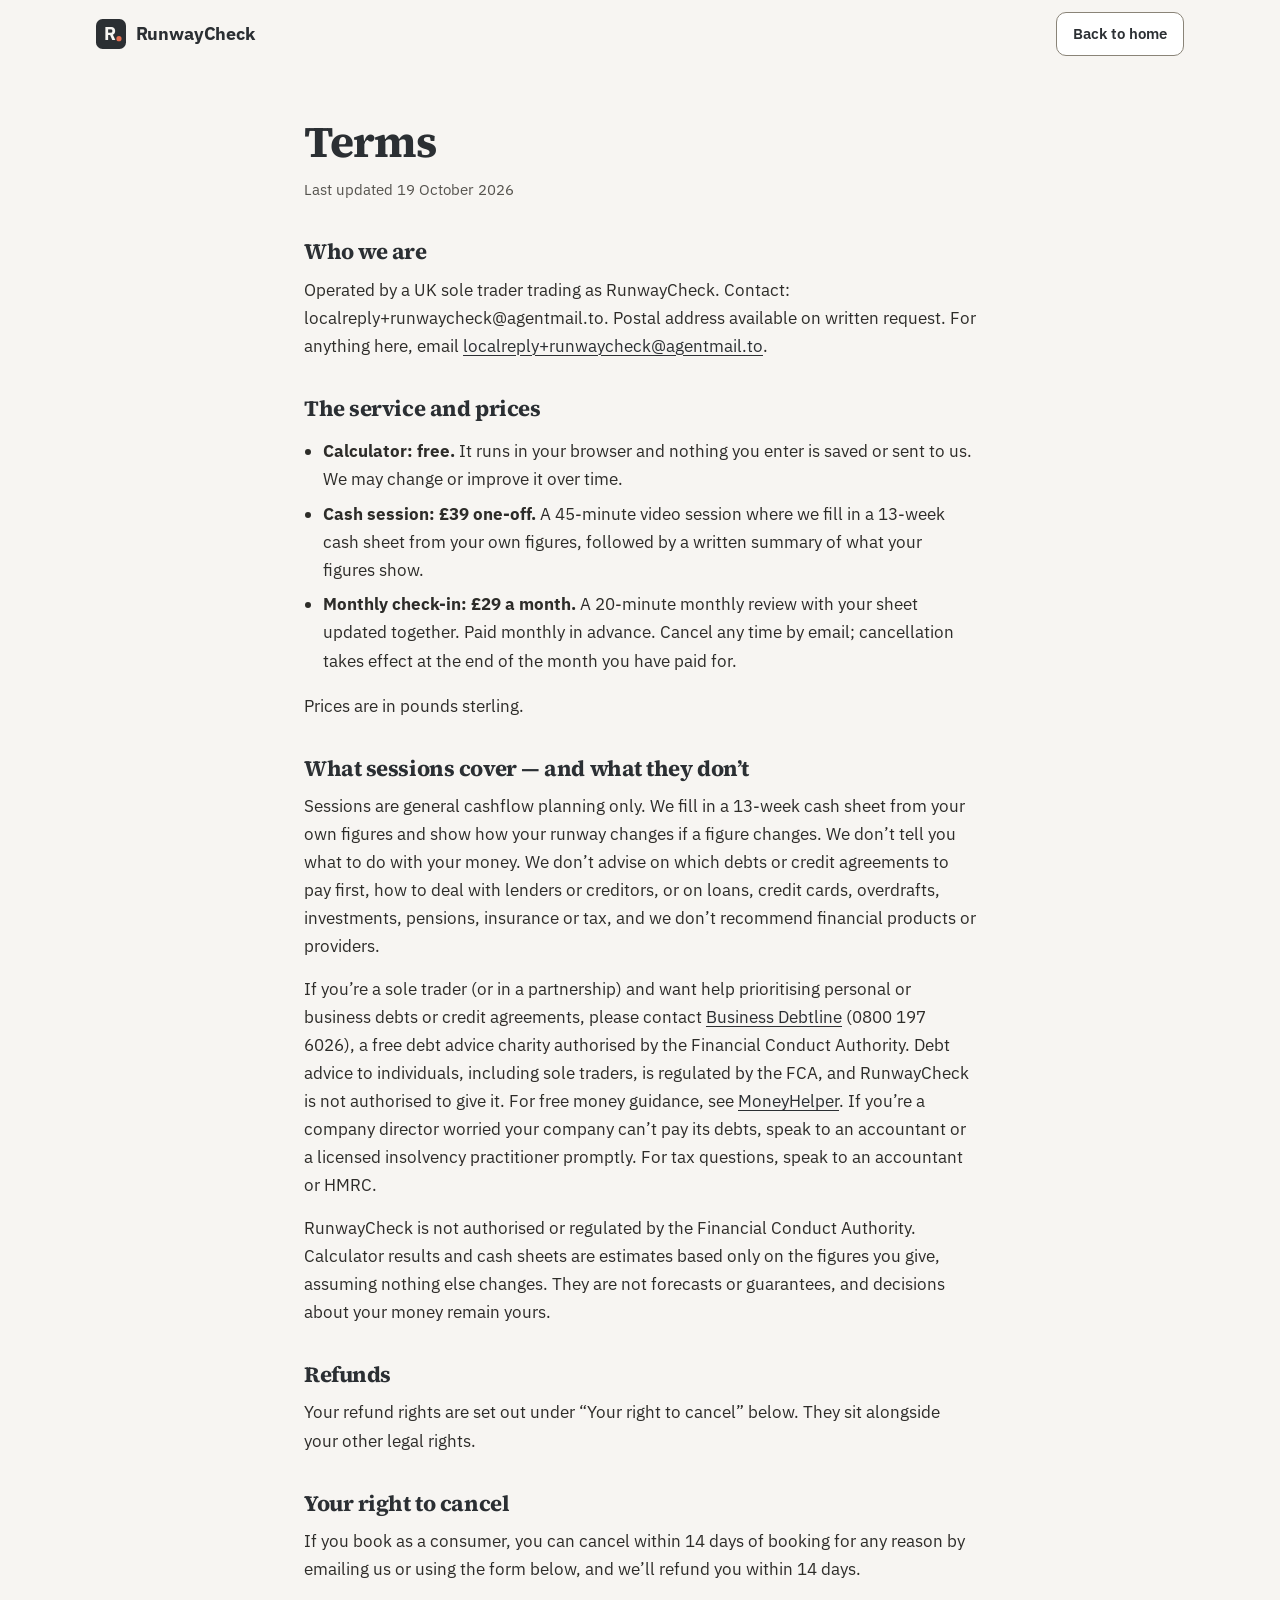
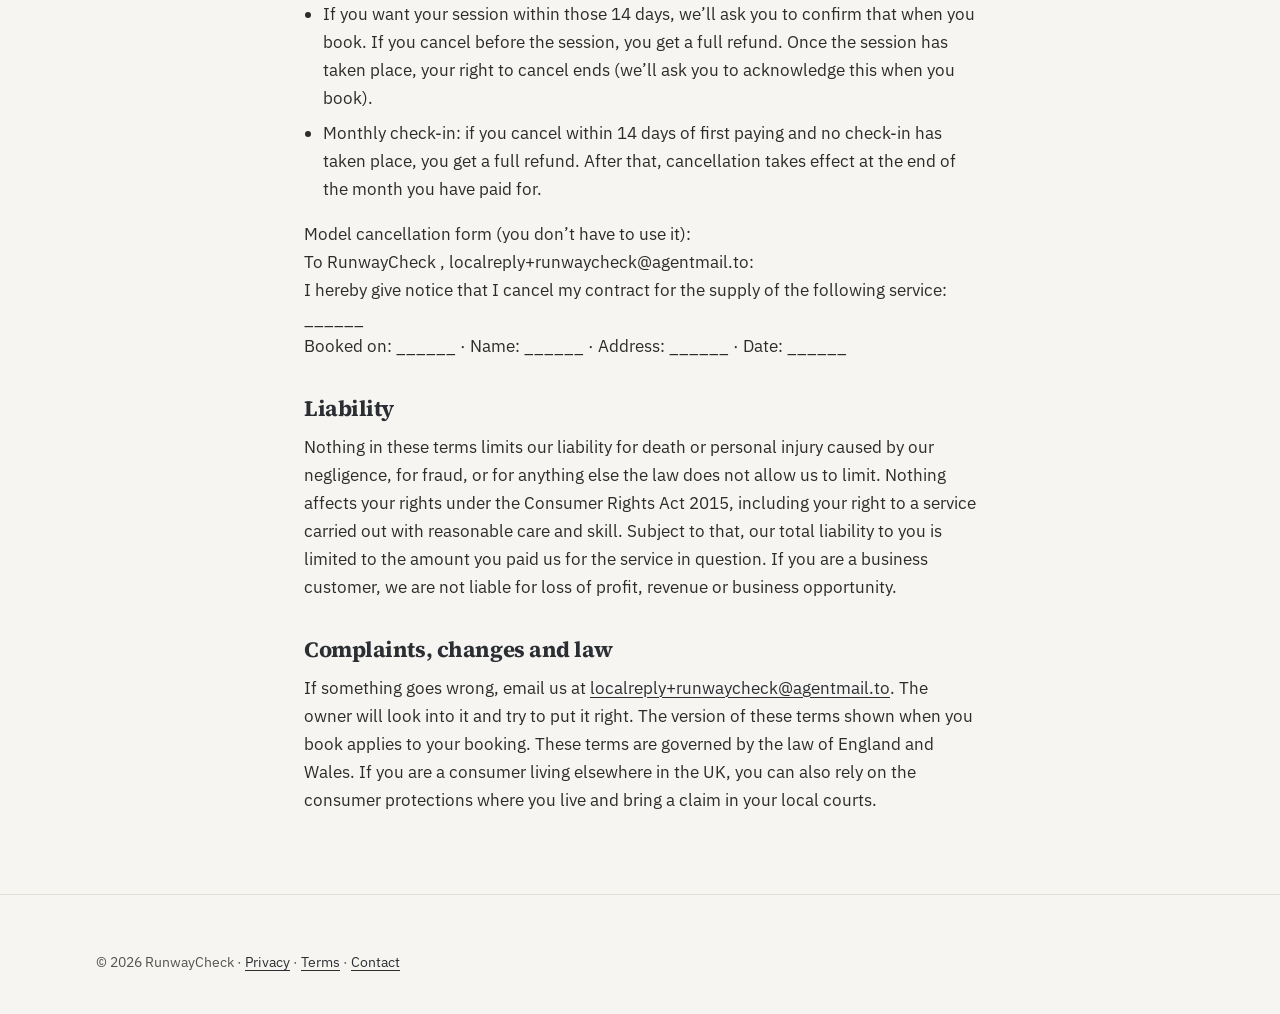
<file: terms.html>
<!doctype html>
<html lang="en-GB">
<head>
  <meta charset="utf-8">
  <meta name="viewport" content="width=device-width, initial-scale=1">
  <meta http-equiv="Content-Security-Policy" content="default-src 'self'; img-src 'self' data: https://localreplyloop.goatcounter.com; style-src 'self'; script-src 'self'; font-src 'self'; form-action 'self'; base-uri 'self'; object-src 'none'">
  <meta name="referrer" content="strict-origin-when-cross-origin">
  <title>Terms — RunwayCheck</title>
  <meta name="description" content="Terms for RunwayCheck: prices, refunds, what the service is and is not, and liability.">
  <meta name="theme-color" content="#2B2F33">
  <meta property="og:type" content="website">
  <meta property="og:title" content="Terms — RunwayCheck">
  <meta property="og:description" content="Terms for RunwayCheck: prices, refunds, what the service is and is not, and liability.">
  <meta property="og:image" content="https://evanturner557-del.github.io/runwaycheck/assets/og.png">
  <meta property="og:image:width" content="1200">
  <meta property="og:image:height" content="630">
  <meta property="og:image:alt" content="RunwayCheck logo with the headline: How many months can your business keep going?">
  <meta property="og:site_name" content="RunwayCheck">
  <meta property="og:locale" content="en_GB">
  <meta property="og:url" content="https://evanturner557-del.github.io/runwaycheck/terms.html">
  <meta name="twitter:card" content="summary_large_image">
  <meta name="twitter:title" content="Terms — RunwayCheck">
  <meta name="twitter:description" content="Terms for RunwayCheck: prices, refunds, what the service is and is not, and liability.">
  <meta name="twitter:image" content="https://evanturner557-del.github.io/runwaycheck/assets/og.png">
  <meta name="twitter:image:alt" content="RunwayCheck logo with the headline: How many months can your business keep going?">
  <link rel="canonical" href="https://evanturner557-del.github.io/runwaycheck/terms.html">
  <link rel="icon" href="assets/favicon.svg" type="image/svg+xml">
  <link rel="stylesheet" href="_shared/kit.css">
  <link rel="stylesheet" href="assets/site.css">
  <script src="assets/config.js"></script>
  <script src="assets/analytics.js" defer></script>
  <script src="_shared/kit.js" defer></script>
</head>
<body>
<a class="skip-link" href="#main">Skip to content</a>
<header class="site-header"><div class="container"><a class="brand" href="./"><svg viewBox="0 0 64 64" aria-hidden="true"><rect width="64" height="64" rx="14" fill="#2B2F33"/><text x="30" y="45" text-anchor="middle" font-family="Source Serif 4, Georgia, serif" font-weight="700" font-size="38" fill="#F7F5F2">R</text><circle cx="49" cy="42" r="5.5" fill="#E76F51"/></svg>RunwayCheck</a><a class="btn btn--ghost btn--sm x-s1" href="./">Back to home</a></div></header>
<main id="main" class="legal"><div class="container"><h1>Terms</h1><p class="updated">Last updated 19 October 2026</p>
<h2>Who we are</h2>
<p><span>Operated by a UK sole trader trading as RunwayCheck. Contact: localreply+runwaycheck@agentmail.to. Postal address available on written request.</span> For anything here, email <a href="mailto:localreply+runwaycheck@agentmail.to">localreply+runwaycheck@agentmail.to</a>.</p>
<h2>The service and prices</h2>
<ul>
  <li><strong>Calculator: free.</strong> It runs in your browser and nothing you enter is saved or sent to us. We may change or improve it over time.</li>
  <li><strong>Cash session: £39 one-off.</strong> A 45-minute video session where we fill in a 13-week cash sheet from your own figures, followed by a written summary of what your figures show.</li>
  <li><strong>Monthly check-in: £29 a month.</strong> A 20-minute monthly review with your sheet updated together. Paid monthly in advance. Cancel any time by email; cancellation takes effect at the end of the month you have paid for.</li>
</ul>
<p>Prices are in pounds sterling.</p>
<h2>What sessions cover — and what they don’t</h2>
<p>Sessions are general cashflow planning only. We fill in a 13-week cash sheet from your own figures and show how your runway changes if a figure changes. We don’t tell you what to do with your money. We don’t advise on which debts or credit agreements to pay first, how to deal with lenders or creditors, or on loans, credit cards, overdrafts, investments, pensions, insurance or tax, and we don’t recommend financial products or providers.</p>
<p>If you’re a sole trader (or in a partnership) and want help prioritising personal or business debts or credit agreements, please contact <a href="https://businessdebtline.org/" rel="noopener">Business Debtline</a> (0800 197 6026), a free debt advice charity authorised by the Financial Conduct Authority. Debt advice to individuals, including sole traders, is regulated by the FCA, and RunwayCheck is not authorised to give it. For free money guidance, see <a href="https://www.moneyhelper.org.uk/" rel="noopener">MoneyHelper</a>. If you’re a company director worried your company can’t pay its debts, speak to an accountant or a licensed insolvency practitioner promptly. For tax questions, speak to an accountant or HMRC.</p>
<p>RunwayCheck is not authorised or regulated by the Financial Conduct Authority. Calculator results and cash sheets are estimates based only on the figures you give, assuming nothing else changes. They are not forecasts or guarantees, and decisions about your money remain yours.</p>
<h2 id="refunds">Refunds</h2>
<p>Your refund rights are set out under “Your right to cancel” below. They sit alongside your other legal rights.</p>
<h2>Your right to cancel</h2>
<p>If you book as a consumer, you can cancel within 14 days of booking for any reason by emailing us or using the form below, and we’ll refund you within 14 days.</p>
<ul>
  <li>If you want your session within those 14 days, we’ll ask you to confirm that when you book. If you cancel before the session, you get a full refund. Once the session has taken place, your right to cancel ends (we’ll ask you to acknowledge this when you book).</li>
  <li>Monthly check-in: if you cancel within 14 days of first paying and no check-in has taken place, you get a full refund. After that, cancellation takes effect at the end of the month you have paid for.</li>
</ul>
<p>Model cancellation form (you don’t have to use it):<br>
To RunwayCheck , localreply+runwaycheck@agentmail.to:<br>
I hereby give notice that I cancel my contract for the supply of the following service: ______<br>
Booked on: ______ · Name: ______ · Address: ______ · Date: ______</p>
<h2>Liability</h2>
<p>Nothing in these terms limits our liability for death or personal injury caused by our negligence, for fraud, or for anything else the law does not allow us to limit. Nothing affects your rights under the Consumer Rights Act 2015, including your right to a service carried out with reasonable care and skill. Subject to that, our total liability to you is limited to the amount you paid us for the service in question. If you are a business customer, we are not liable for loss of profit, revenue or business opportunity.</p>
<h2>Complaints, changes and law</h2>
<p>If something goes wrong, email us at <a href="mailto:localreply+runwaycheck@agentmail.to">localreply+runwaycheck@agentmail.to</a>. The owner will look into it and try to put it right. The version of these terms shown when you book applies to your booking. These terms are governed by the law of England and Wales. If you are a consumer living elsewhere in the UK, you can also rely on the consumer protections where you live and bring a claim in your local courts.</p>

</div></main>
<footer class="site-footer"><div class="container"><div class="footer-base x-s4">
      <span>© <span data-year>2026</span> RunwayCheck · <a href="privacy.html">Privacy</a> · <a href="terms.html">Terms</a> · <a href="./#contact">Contact</a></span></div></div></footer>
</body>
</html>
</file>
<file: _shared/kit.css>
@font-face { font-family: "IBM Plex Sans"; font-style: normal; font-weight: 400; font-display: swap; src: url("fonts/ibm-plex-sans-latin-400-normal.woff2") format("woff2"); }
@font-face { font-family: "IBM Plex Sans"; font-style: normal; font-weight: 500; font-display: swap; src: url("fonts/ibm-plex-sans-latin-500-normal.woff2") format("woff2"); }
@font-face { font-family: "IBM Plex Sans"; font-style: normal; font-weight: 600; font-display: swap; src: url("fonts/ibm-plex-sans-latin-600-normal.woff2") format("woff2"); }
@font-face { font-family: "IBM Plex Sans"; font-style: normal; font-weight: 700; font-display: swap; src: url("fonts/ibm-plex-sans-latin-700-normal.woff2") format("woff2"); }
@font-face { font-family: "Source Serif 4"; font-style: normal; font-weight: 600; font-display: swap; src: url("fonts/source-serif-4-latin-600-normal.woff2") format("woff2"); }
@font-face { font-family: "Source Serif 4"; font-style: normal; font-weight: 700; font-display: swap; src: url("fonts/source-serif-4-latin-700-normal.woff2") format("woff2"); }
@font-face { font-family: "IBM Plex Mono"; font-style: normal; font-weight: 500; font-display: swap; src: url("fonts/ibm-plex-mono-latin-500-normal.woff2") format("woff2"); }

:root {
  --ink: #0F3D3E;
  --ink-deep: #0A2C2D;
  --accent: #2A9D8F;
  --accent-strong: #1E7268;
  --accent-soft: #E3F1EE;
  --bg: #F7F5F2;
  --surface: #FFFFFF;
  --tint: #EFEBE4;
  --text: #1A1A1A;
  --muted: #55534E;
  --line: #E4E0D8;
  --line-strong: #CFC8BB;
  --line-input: #8A8478; --warn: #9A4A07;
  --warn-soft: #FBF1E4;
  --ok: #1F7A4C;
  --ok-soft: #E4F2EA;
  --serif: "Source Serif 4", ui-serif, Georgia, serif;
  --sans: "IBM Plex Sans", ui-sans-serif, system-ui, -apple-system, "Segoe UI", sans-serif;
  --mono: "IBM Plex Mono", ui-monospace, monospace;
  --r: 10px;
  --r-lg: 16px;
  --container: 72rem;
  --shadow-1: 0 1px 2px rgba(15,61,62,.06), 0 1px 1px rgba(15,61,62,.04);
  --shadow-2: 0 1px 2px rgba(26,26,26,.05), 0 12px 32px -8px rgba(15,61,62,.14);
  --shadow-3: 0 2px 4px rgba(26,26,26,.04), 0 24px 60px -12px rgba(15,61,62,.22);
  --ease: cubic-bezier(.22,1,.36,1);
}

*, *::before, *::after { box-sizing: border-box; }
html { -webkit-text-size-adjust: 100%; scroll-behavior: smooth; scroll-padding-top: 5rem; }
@media (prefers-reduced-motion: reduce) { html { scroll-behavior: auto; } *, *::before, *::after { transition: none !important; animation: none !important; } }
body { margin: 0; background: var(--bg); color: var(--text); font: 400 1.0625rem/1.65 var(--sans); -webkit-font-smoothing: antialiased; text-rendering: optimizeLegibility; }
img, svg { display: block; max-width: 100%; }
a { color: var(--accent-strong); text-underline-offset: .18em; text-decoration-thickness: 1px; }
a:hover { color: var(--ink); }
:focus-visible { outline: 3px solid var(--accent); outline-offset: 2px; border-radius: 4px; }
h1, h2, h3 { font-family: var(--serif); color: var(--ink); letter-spacing: -.02em; line-height: 1.12; margin: 0; font-weight: 700; }
h3 { font-family: var(--sans); font-size: 1.0625rem; letter-spacing: -.005em; line-height: 1.35; font-weight: 600; }
p { margin: 0; }
.container { width: 100%; max-width: var(--container); margin: 0 auto; padding: 0 1.25rem; }
@media (min-width: 48rem) { .container { padding: 0 2rem; } }
.sr-only { position: absolute; width: 1px; height: 1px; overflow: hidden; clip: rect(0 0 0 0); white-space: nowrap; }
.skip-link { position: absolute; left: 1rem; top: -4rem; z-index: 100; background: var(--ink); color: #fff; padding: .75rem 1rem; border-radius: var(--r); font-weight: 600; }
.skip-link:focus { top: 1rem; color: #fff; }

.announce { background: var(--ink); color: #DCE8E6; font-size: .875rem; }
.announce .container { display: flex; gap: .5rem; align-items: center; justify-content: center; min-height: 2.5rem; text-align: center; padding-top: .35rem; padding-bottom: .35rem; }
.announce strong { color: #fff; font-weight: 600; }
.announce a { color: #fff; }
.dot { width: .5rem; height: .5rem; border-radius: 50%; background: #F2B872; flex: none; box-shadow: 0 0 0 3px rgba(242,184,114,.25); }

.site-header { position: sticky; top: 0; z-index: 50; background: rgba(247,245,242,.88); backdrop-filter: saturate(1.4) blur(10px); -webkit-backdrop-filter: saturate(1.4) blur(10px); border-bottom: 1px solid transparent; transition: border-color .2s; }
.site-header.is-scrolled { border-bottom-color: var(--line); }
.site-header .container { display: flex; align-items: center; gap: 1.5rem; min-height: 4.25rem; }
.brand { display: inline-flex; align-items: center; gap: .6rem; color: var(--ink); text-decoration: none; font-weight: 700; font-size: 1.125rem; letter-spacing: -.01em; min-height: 44px; }
.brand svg { width: 30px; height: 30px; flex: none; }
.nav { display: none; margin-left: auto; gap: .25rem; align-items: center; }
.nav a { color: var(--text); text-decoration: none; font-size: .9375rem; font-weight: 500; padding: .6rem .8rem; border-radius: 8px; min-height: 44px; display: inline-flex; align-items: center; }
.nav a:hover { background: var(--tint); color: var(--ink); }
.site-header .header-cta { display: none; }
.nav-toggle { margin-left: auto; display: inline-flex; align-items: center; justify-content: center; width: 44px; height: 44px; border: 1px solid var(--line-input); background: var(--surface); border-radius: var(--r); cursor: pointer; color: var(--ink); }
.nav-toggle svg { width: 20px; height: 20px; }
.mobile-nav { display: none; border-top: 1px solid var(--line); background: var(--bg); }
.mobile-nav.is-open { display: block; }
.mobile-nav a { display: flex; align-items: center; min-height: 52px; padding: 0 1.25rem; color: var(--text); text-decoration: none; font-weight: 500; border-bottom: 1px solid var(--line); }
.mobile-nav .btn { margin: 1rem 1.25rem 1.25rem; display: flex; }
.mobile-nav .btn--primary, .mobile-nav .btn--primary:hover { color: #fff; }
@media (min-width: 60rem) {
  .nav { display: flex; }
  .site-header .header-cta { display: inline-flex; margin-left: .75rem; }
  .nav-toggle, .mobile-nav, .mobile-nav.is-open { display: none; }
}

.btn { display: inline-flex; align-items: center; justify-content: center; gap: .5rem; min-height: 48px; padding: .75rem 1.25rem; border-radius: var(--r); font: 600 1rem/1.2 var(--sans); text-decoration: none; border: 1px solid transparent; cursor: pointer; transition: background-color .15s var(--ease), box-shadow .15s var(--ease), transform .15s var(--ease), color .15s; white-space: nowrap; }
.btn--primary { background: var(--accent-strong); color: #fff; box-shadow: 0 1px 0 rgba(255,255,255,.15) inset, 0 1px 2px rgba(10,44,45,.25); }
.btn--primary:hover { background: var(--ink); color: #fff; transform: translateY(-1px); box-shadow: 0 6px 16px -4px rgba(15,61,62,.4); }
.btn--ghost { background: var(--surface); color: var(--ink); border-color: var(--line-input); }
.btn--ghost:hover { border-color: var(--ink); color: var(--ink); }
.btn--sm { min-height: 44px; padding: .55rem 1rem; font-size: .9375rem; }
.btn--block { width: 100%; }
.btn svg { width: 18px; height: 18px; }
.btn-row { display: flex; flex-wrap: wrap; gap: .75rem; }
.tag { display: inline-flex; align-items: center; gap: .4rem; font: 600 .75rem/1 var(--sans); letter-spacing: .06em; text-transform: uppercase; color: var(--accent-strong); background: var(--accent-soft); padding: .45rem .7rem; border-radius: 999px; }
.tag--warn { color: var(--warn); background: var(--warn-soft); }
.eyebrow { font: 600 .8125rem/1.2 var(--sans); letter-spacing: .08em; text-transform: uppercase; color: var(--accent-strong); margin-bottom: .9rem; display: block; }

.hero { padding: 3rem 0 3.5rem; position: relative; overflow: hidden; }
.hero::before { content: ""; position: absolute; inset: -30% -10% auto 40%; height: 620px; background: radial-gradient(closest-side, rgba(42,157,143,.14), transparent 70%); pointer-events: none; }
.hero__grid { display: grid; gap: 2.75rem; align-items: center; position: relative; }
.hero h1 { font-size: clamp(2.25rem, 6.2vw, 3.6rem); max-width: 18ch; }
.hero .lede { font-size: clamp(1.0625rem, 1.6vw, 1.2rem); color: var(--muted); margin-top: 1.25rem; max-width: 36rem; }
.hero .lede strong { color: var(--text); font-weight: 600; }
.hero .btn-row { margin-top: 1.75rem; }
@media (max-width: 39.99rem) { .hero .btn-row .btn { flex: 1 1 100%; } }
.nowrap { white-space: nowrap; }
.assurances { display: flex; flex-wrap: wrap; gap: .5rem 1.25rem; margin: 1.5rem 0 0; padding: 0; list-style: none; font-size: .9375rem; color: var(--muted); }
.assurances li { display: inline-flex; align-items: center; gap: .45rem; }
.assurances svg { width: 18px; height: 18px; color: var(--ok); flex: none; }
@media (min-width: 60rem) { .hero { padding: 4.5rem 0 5rem; } .hero__grid { grid-template-columns: 1.08fr .92fr; gap: 3.5rem; } }

.mock { position: relative; }
.mock__frame { background: var(--surface); border: 1px solid var(--line); border-radius: var(--r-lg); box-shadow: var(--shadow-3); padding: 1.1rem; }
.mock__bar { display: flex; align-items: center; justify-content: space-between; gap: .75rem; padding: .1rem .2rem .9rem; border-bottom: 1px solid var(--line); margin-bottom: 1rem; font-size: .8125rem; color: var(--muted); }
.mock__bar b { color: var(--ink); font-weight: 600; }
.review { border: 1px solid var(--line); border-radius: var(--r); padding: .95rem 1rem; background: #FCFBF9; }
.review__head { display: flex; align-items: center; gap: .65rem; margin-bottom: .45rem; }
.avatar { width: 32px; height: 32px; border-radius: 50%; display: grid; place-items: center; font: 600 .8125rem var(--sans); color: #fff; background: #7A6F5E; flex: none; }
.review__who { font-weight: 600; font-size: .9375rem; line-height: 1.2; }
.review__meta { font-size: .8125rem; color: var(--muted); }
.stars { display: inline-flex; gap: 1px; color: #C9821B; vertical-align: -2px; }
.stars svg { width: 14px; height: 14px; }
.stars .off { color: var(--line-input); }
.review p { font-size: .9375rem; line-height: 1.55; }
.draft { margin-top: .85rem; border: 1px solid #BFDDD7; background: var(--accent-soft); border-radius: var(--r); padding: .95rem 1rem; }
.draft__label { display: flex; align-items: center; justify-content: space-between; font: 600 .75rem/1 var(--sans); letter-spacing: .05em; text-transform: uppercase; color: var(--accent-strong); margin-bottom: .55rem; }
.draft p { font-size: .9375rem; line-height: 1.55; color: #17302F; }
.mock__actions { display: flex; gap: .6rem; margin-top: .9rem; align-items: center; }
.mock__actions .btn { min-height: 44px; font-size: .9375rem; }
.mock__note { margin-left: auto; font-size: .8125rem; color: var(--muted); }
.mock__caption { margin-top: 1.1rem; font-size: .8125rem; color: var(--muted); text-align: center; }
.float-chip { position: absolute; display: none; align-items: center; gap: .5rem; background: var(--surface); border: 1px solid var(--line); border-radius: 999px; padding: .5rem .85rem .5rem .55rem; box-shadow: var(--shadow-2); font-size: .8125rem; font-weight: 600; color: var(--ink); }
.float-chip i { width: 24px; height: 24px; border-radius: 50%; display: grid; place-items: center; background: var(--ok-soft); color: var(--ok); font-style: normal; }
@media (min-width: 60rem) { .float-chip { display: inline-flex; } .float-chip--a { left: -1.75rem; bottom: .9rem; } .float-chip--b { right: -1rem; top: -1rem; } }

.section { padding: 4.5rem 0; }
.section--tint { background: var(--surface); border-top: 1px solid var(--line); border-bottom: 1px solid var(--line); }
.section--ink { background: var(--ink); color: #DCE8E6; }
.section--ink h2, .section--ink h3 { color: #fff; }
.section-head { max-width: 42rem; margin-bottom: 2.5rem; }
.section-head h2 { font-size: clamp(1.75rem, 3.6vw, 2.5rem); }
.section-head p { color: var(--muted); margin-top: .9rem; font-size: 1.0625rem; }
.section--ink .section-head p { color: #B8C9C7; }
.center { text-align: center; margin-left: auto; margin-right: auto; }
@media (min-width: 60rem) { .section { padding: 6rem 0; } }

.grid { display: grid; gap: 1.25rem; }
@media (min-width: 40rem) { .grid--2, .grid--3 { grid-template-columns: repeat(2, 1fr); } }
@media (min-width: 60rem) { .grid--3 { grid-template-columns: repeat(3, 1fr); } }
.card { background: var(--surface); border: 1px solid var(--line); border-radius: var(--r-lg); padding: 1.5rem; box-shadow: var(--shadow-1); }
.card h3 { margin-bottom: .45rem; }
.card p { color: var(--muted); font-size: 1rem; }
.icon { width: 44px; height: 44px; border-radius: 12px; display: grid; place-items: center; background: var(--accent-soft); color: var(--accent-strong); margin-bottom: 1rem; }
.icon svg { width: 22px; height: 22px; }

.contrast { display: grid; gap: 1.25rem; }
@media (min-width: 48rem) { .contrast { grid-template-columns: 1fr 1fr; } }
.contrast .card--before { background: #FBFAF8; }
.contrast ul { list-style: none; margin: .75rem 0 0; padding: 0; display: grid; gap: .65rem; }
.contrast li { display: flex; gap: .6rem; align-items: flex-start; color: var(--text); font-size: 1rem; }
.contrast li svg { width: 20px; height: 20px; flex: none; margin-top: .15rem; }
.x { color: #A8452F; } .ok { color: var(--ok); }

.steps { display: grid; gap: 1.25rem; counter-reset: s; }
@media (min-width: 60rem) { .steps { grid-template-columns: repeat(3, 1fr); } }
.step { position: relative; padding: 1.5rem; border-radius: var(--r-lg); background: var(--surface); border: 1px solid var(--line); }
.step__n { font: 500 .8125rem/1 var(--mono); color: var(--accent-strong); background: var(--accent-soft); padding: .4rem .55rem; border-radius: 6px; display: inline-block; margin-bottom: 1rem; }
.step p { color: var(--muted); font-size: 1rem; }

.pricing { display: grid; gap: 1.25rem; align-items: stretch; }
@media (min-width: 60rem) { .pricing { grid-template-columns: repeat(3, 1fr); } }
.tier { position: relative; display: flex; flex-direction: column; background: var(--surface); border: 1px solid var(--line); border-radius: var(--r-lg); padding: 1.75rem 1.5rem 1.5rem; box-shadow: var(--shadow-1); }
.tier--featured { border: 2px solid var(--accent-strong); box-shadow: var(--shadow-2); }
.tier__badge { position: absolute; top: -.8rem; left: 1.5rem; background: var(--accent-strong); color: #fff; font: 600 .75rem/1 var(--sans); letter-spacing: .05em; text-transform: uppercase; padding: .45rem .7rem; border-radius: 999px; }
.tier h3 { font-size: 1.125rem; }
.tier__for { color: var(--muted); font-size: .9375rem; margin-top: .25rem; min-height: 2.9em; }
.price { display: flex; align-items: baseline; gap: .35rem; margin: 1.1rem 0 1.25rem; font-family: var(--serif); color: var(--ink); }
.price b { font-size: 2.75rem; line-height: 1; letter-spacing: -.03em; font-weight: 700; }
.price span { font: 500 .9375rem var(--sans); color: var(--muted); }
.checks { list-style: none; padding: 0; margin: 0 0 1.5rem; display: grid; gap: .6rem; font-size: .9688rem; }
.checks li { display: flex; gap: .6rem; align-items: flex-start; }
.checks svg { width: 18px; height: 18px; color: var(--ok); flex: none; margin-top: .2rem; }
.tier .cta-wrap { margin-top: auto; }
.test-note { display: flex; gap: .45rem; align-items: flex-start; margin-top: .75rem; font-size: .8125rem; color: var(--warn); line-height: 1.45; }
.test-note svg { width: 16px; height: 16px; flex: none; margin-top: .1rem; }
.tier .sub { margin-top: .75rem; font-size: .8125rem; color: var(--muted); text-align: center; }
.guarantee { margin-top: 1.5rem; display: grid; gap: 1rem; align-items: center; background: var(--surface); border: 1px dashed var(--line-strong); border-radius: var(--r-lg); padding: 1.25rem 1.5rem; }
@media (min-width: 48rem) { .guarantee { grid-template-columns: auto 1fr auto; } }
.guarantee .icon { margin: 0; background: var(--ok-soft); color: var(--ok); }
.guarantee p { color: var(--muted); font-size: .9688rem; }
.guarantee strong { color: var(--text); }
.fineprint { font-size: .875rem; color: var(--muted); margin-top: 1rem; }

.compare { width: 100%; border-collapse: separate; border-spacing: 0; background: var(--surface); border: 1px solid var(--line); border-radius: var(--r-lg); overflow: hidden; font-size: .9688rem; }
.compare th, .compare td { padding: .9rem 1rem; text-align: left; border-bottom: 1px solid var(--line); vertical-align: top; }
.compare thead th { background: #FBFAF8; font-weight: 600; color: var(--ink); font-size: .875rem; }
.compare tbody tr:last-child td, .compare tbody tr:last-child th { border-bottom: 0; }
.compare tbody th { font-weight: 600; color: var(--text); }
.compare .us { background: rgba(227,241,238,.45); }
.table-scroll { overflow-x: auto; -webkit-overflow-scrolling: touch; border-radius: var(--r-lg); }
.table-scroll .compare { min-width: 40rem; }

.checker { display: grid; gap: 1.5rem; }
@media (min-width: 60rem) { .checker { grid-template-columns: 1.2fr .8fr; align-items: start; } }
.checker fieldset { border: 0; margin: 0; padding: 0; display: grid; gap: .6rem; }
.checker legend { font-weight: 600; margin-bottom: .75rem; color: var(--ink); }
.check-row { display: flex; gap: .8rem; align-items: flex-start; padding: .85rem 1rem; border: 1px solid var(--line); border-radius: var(--r); background: var(--surface); cursor: pointer; min-height: 52px; }
.check-row:hover { border-color: var(--line-strong); }
.check-row input { width: 20px; height: 20px; margin: .15rem 0 0; accent-color: var(--accent-strong); flex: none; }
.check-row span { font-size: .9688rem; }
.score { position: sticky; top: 6rem; text-align: center; }
.score .score__num { font: 700 3.5rem/1 var(--serif); color: var(--ink); letter-spacing: -.03em; }
.score__bar { height: 8px; background: var(--tint); border-radius: 999px; overflow: hidden; margin: 1rem 0; }
.score__bar i { display: block; height: 100%; width: 0; background: var(--accent-strong); border-radius: 999px; transition: width .3s var(--ease); }
.score p { color: var(--muted); font-size: .9375rem; }

.faq { display: grid; gap: .75rem; max-width: 48rem; }
.faq details { background: var(--surface); border: 1px solid var(--line); border-radius: var(--r); }
.faq summary { list-style: none; cursor: pointer; padding: 1.1rem 1.25rem; font-weight: 600; display: flex; justify-content: space-between; align-items: center; gap: 1rem; min-height: 56px; }
.faq summary::-webkit-details-marker { display: none; }
.faq summary::after { content: ""; width: 10px; height: 10px; border-right: 2px solid var(--ink); border-bottom: 2px solid var(--ink); transform: rotate(45deg); transition: transform .2s var(--ease); flex: none; margin-top: -4px; }
.faq details[open] summary::after { transform: rotate(-135deg); margin-top: 4px; }
.faq details p { padding: 0 1.25rem 1.2rem; color: var(--muted); }

.note-card { display: grid; gap: 1.5rem; align-items: center; background: var(--surface); border: 1px solid var(--line); border-radius: var(--r-lg); padding: 2rem; }
@media (min-width: 60rem) { .note-card { grid-template-columns: 1fr 1fr; padding: 2.5rem; } }
.note-card blockquote { margin: 0; font: 600 1.35rem/1.4 var(--serif); color: var(--ink); letter-spacing: -.01em; }
.promise-list { list-style: none; margin: 0; padding: 0; display: grid; gap: .7rem; }
.promise-list li { display: flex; gap: .6rem; align-items: flex-start; }
.promise-list svg { width: 20px; height: 20px; color: var(--ok); flex: none; margin-top: .15rem; }

.contact-grid { display: grid; gap: 2rem; }
@media (min-width: 60rem) { .contact-grid { grid-template-columns: .85fr 1.15fr; gap: 3rem; } }
.form { display: grid; gap: 1rem; background: var(--surface); border: 1px solid var(--line); border-radius: var(--r-lg); padding: 1.5rem; box-shadow: var(--shadow-1); }
@media (min-width: 40rem) { .form .row-2 { display: grid; grid-template-columns: 1fr 1fr; gap: 1rem; } }
.field { display: grid; gap: .4rem; }
.field label { font-weight: 600; font-size: .9375rem; }
.field input, .field select, .field textarea { width: 100%; font: 400 1rem/1.4 var(--sans); color: var(--text); background: #FDFCFB; border: 1px solid var(--line-input); border-radius: 8px; padding: .75rem .85rem; min-height: 48px; }
.field textarea { min-height: 7.5rem; resize: vertical; }
.field input:focus, .field select:focus, .field textarea:focus { outline: none; border-color: var(--accent-strong); box-shadow: 0 0 0 3px rgba(42,157,143,.22); }
.field input:focus-visible, .field select:focus-visible, .field textarea:focus-visible { outline: 3px solid var(--accent); outline-offset: 2px; }
.hint { font-size: .8125rem; color: var(--muted); }
.form-status { display: none; padding: .9rem 1rem; border-radius: 8px; background: var(--ok-soft); color: #174F33; font-size: .9375rem; }
.form-status.is-visible { display: block; }
.contact-points { list-style: none; padding: 0; margin: 1.5rem 0 0; display: grid; gap: 1rem; }
.contact-points li { display: flex; gap: .8rem; align-items: flex-start; }
.contact-points .icon { margin: 0; width: 40px; height: 40px; }
.contact-points b { display: block; color: var(--text); }
.contact-points span { color: var(--muted); font-size: .9375rem; }

.final-cta { text-align: center; }
.final-cta h2 { font-size: clamp(1.9rem, 4vw, 2.75rem); color: #fff; max-width: 22ch; margin: 0 auto; }
.final-cta p { color: #B8C9C7; margin: 1rem auto 0; max-width: 34rem; }
.final-cta .btn-row { justify-content: center; margin-top: 2rem; }
.btn--light { background: #fff; color: var(--ink); }
.btn--light:hover { background: var(--accent-soft); color: var(--ink); }
.btn--outline-light { border-color: rgba(255,255,255,.5); color: #fff; background: transparent; }
.btn--outline-light:hover { border-color: #fff; color: #fff; }

.site-footer { padding: 3.5rem 0 2.5rem; border-top: 1px solid var(--line); font-size: .9375rem; color: var(--muted); }
.footer-grid { display: grid; gap: 2rem; }
@media (min-width: 48rem) { .footer-grid { grid-template-columns: 1.5fr 1fr 1fr; } }
.site-footer h2 { font: 600 .8125rem/1 var(--sans); letter-spacing: .06em; text-transform: uppercase; color: var(--ink); margin-bottom: 1rem; }
.site-footer ul { list-style: none; padding: 0; margin: 0; display: grid; gap: .1rem; }
.site-footer ul a { color: var(--muted); text-decoration: none; display: inline-flex; min-height: 44px; align-items: center; }
.site-footer ul a:hover { color: var(--ink); text-decoration: underline; }
.footer-base { margin-top: 2.5rem; padding-top: 1.5rem; border-top: 1px solid var(--line); display: flex; flex-wrap: wrap; gap: .5rem 1.5rem; justify-content: space-between; font-size: .875rem; }

.legal { padding: 3rem 0 5rem; }
.legal .container { max-width: 46rem; }
.legal h1 { font-size: clamp(2rem, 5vw, 2.75rem); }
.legal .updated { color: var(--muted); margin: .75rem 0 2rem; font-size: .9375rem; }
.legal h2 { font-size: 1.375rem; margin: 2.25rem 0 .75rem; }
.legal p, .legal li { color: #2D2C29; }
.legal p + p { margin-top: .9rem; }
.legal ul { padding-left: 1.2rem; display: grid; gap: .4rem; }
.callout { background: var(--warn-soft); border: 1px solid #EBD3B3; border-radius: var(--r); padding: 1rem 1.25rem; color: #5B3A12; font-size: .9375rem; }

.paused-banner { display: none; background: var(--warn); color: #fff; text-align: center; padding: .75rem 1rem; font-weight: 600; }
html[data-paused="true"] .paused-banner { display: block; }
html[data-paused="true"] [data-cta="checkout"] { pointer-events: none; opacity: .5; }

.reveal { opacity: 1; transform: none; }
.js .reveal { opacity: 0; transform: translateY(12px); transition: opacity .5s var(--ease), transform .5s var(--ease); }
.js .reveal.is-in { opacity: 1; transform: none; }

.browser { background: var(--surface); border: 1px solid var(--line); border-radius: var(--r-lg); box-shadow: var(--shadow-3); overflow: hidden; }
.browser__bar { display: flex; align-items: center; gap: .5rem; padding: .7rem .9rem; background: #FBFAF8; border-bottom: 1px solid var(--line); }
.browser__bar i { width: 10px; height: 10px; border-radius: 50%; background: var(--line-strong); }
.browser__url { margin-left: .5rem; flex: 1; background: var(--surface); border: 1px solid var(--line); border-radius: 999px; padding: .3rem .8rem; font: 500 .8125rem var(--mono); color: var(--muted); }
.browser__body { padding: 1.5rem 1.5rem 1.75rem; }
.browser__nav { display: flex; justify-content: space-between; align-items: center; font-size: .8125rem; color: var(--muted); margin-bottom: 1.5rem; }
.browser__nav b { color: var(--ink); font-size: .9375rem; }
.browser__h { font: 700 1.6rem/1.15 var(--serif); color: var(--ink); letter-spacing: -.02em; }
.browser__p { color: var(--muted); font-size: .9375rem; margin-top: .6rem; }
.browser__cta { display: inline-flex; margin-top: 1rem; background: var(--accent-strong); color: #fff; border-radius: 8px; padding: .55rem .9rem; font-weight: 600; font-size: .875rem; }
.browser__tiles { display: grid; grid-template-columns: repeat(3, 1fr); gap: .6rem; margin-top: 1.25rem; }
.browser__tiles span { height: 56px; border-radius: 8px; background: var(--tint); }
.sheet { background: var(--surface); border: 1px solid var(--line); border-radius: var(--r-lg); box-shadow: var(--shadow-3); overflow: hidden; font-size: .875rem; }
.sheet__head { display: flex; justify-content: space-between; align-items: center; padding: .8rem 1rem; border-bottom: 1px solid var(--line); background: #FBFAF8; }
.sheet__head b { color: var(--ink); }
.sheet__tabs { display: flex; gap: .25rem; padding: .5rem .75rem 0; border-bottom: 1px solid var(--line); background: #FBFAF8; }
.sheet__tabs span { padding: .45rem .7rem; border-radius: 6px 6px 0 0; font-size: .8125rem; color: var(--muted); }
.sheet__tabs span.on { background: var(--surface); color: var(--ink); font-weight: 600; border: 1px solid var(--line); border-bottom-color: var(--surface); margin-bottom: -1px; }
.sheet table { width: 100%; border-collapse: collapse; }
.sheet th, .sheet td { text-align: left; padding: .7rem 1rem; border-bottom: 1px solid var(--line); }
.sheet th { font: 600 .75rem var(--sans); text-transform: uppercase; letter-spacing: .05em; color: var(--muted); background: #FDFCFB; }
.sheet td:first-child { font-weight: 600; color: var(--ink); }
.flag { display: inline-block; padding: .2rem .5rem; border-radius: 999px; background: var(--warn-soft); color: var(--warn); font-size: .75rem; font-weight: 600; }
.flag--ok { background: var(--ok-soft); color: var(--ok); }
.calc { background: var(--surface); border: 1px solid var(--line); border-radius: var(--r-lg); box-shadow: var(--shadow-3); padding: 1.5rem; display: grid; gap: 1rem; }
.calc .field input { font-size: 1.0625rem; }
.calc__out { background: var(--accent-soft); border-radius: var(--r); padding: 1.1rem 1.2rem; }
.calc__out small { display: block; font: 600 .75rem var(--sans); letter-spacing: .06em; text-transform: uppercase; color: var(--accent-strong); }
.calc__out strong { display: block; font: 700 2.25rem/1.1 var(--serif); color: var(--ink); letter-spacing: -.02em; margin-top: .3rem; }
.calc__out p { font-size: .9375rem; color: #17302F; margin-top: .35rem; }
.soon { display: inline-flex; align-items: center; gap: .4rem; font-size: .8125rem; color: var(--muted); margin-top: .75rem; }

.launch-state { display: flex; align-items: center; justify-content: center; gap: .5rem; margin: 0; padding: .8rem 1rem; border: 1px dashed #BFDDD7; border-radius: 999px; background: var(--accent-soft); color: var(--accent-strong); font: 600 .9375rem/1.2 var(--sans); text-align: center; }
.launch-state svg { width: 18px; height: 18px; flex: none; }
.launch-card { max-width: 56rem; margin: 0 auto; text-align: center; background: var(--surface); border: 1px solid var(--line); border-radius: var(--r-lg); padding: clamp(1.75rem, 4vw, 3rem); box-shadow: var(--shadow-2); }
.launch-card h2 { font-size: clamp(1.75rem, 3.6vw, 2.5rem); }
.launch-card > p { color: var(--muted); margin: .9rem auto 0; max-width: 36rem; font-size: 1.0625rem; }
.launch-facts { list-style: none; padding: 0; margin: 1.75rem 0 0; display: grid; gap: .75rem; text-align: left; }
@media (min-width: 720px) { .launch-facts { grid-template-columns: repeat(3, 1fr); } }
.launch-facts li { display: flex; gap: .7rem; align-items: flex-start; font-size: .9375rem; color: var(--text); background: var(--bg); border-radius: 12px; padding: .85rem .9rem; }
.launch-facts .icon { width: 34px; height: 34px; border-radius: 10px; margin: 0; flex: none; }
.launch-facts .icon svg { width: 18px; height: 18px; }

.section--ink a:not(.btn){color:#fff;text-decoration:underline}
.pricing--single { max-width: 30rem; margin-inline: auto; }
@media (min-width: 60rem) { .pricing.pricing--single { grid-template-columns: 1fr; } }
.tier-more { max-width: 64rem; margin: 1.25rem auto 0; text-align: center; color: var(--muted); font-size: .9375rem; line-height: 1.6; }
.tier-more a { font-weight: 600; white-space: nowrap; }

.site-header .header-link { display: inline-flex; color: var(--ink); font-weight: 600; text-decoration: underline; text-underline-offset: .2em; min-height: 44px; align-items: center; padding: 0 .25rem; }
@media (max-width: 59.99rem) { .site-header .header-link { display: none; } }
.btn-row .text-link { display: inline-flex; align-items: center; min-height: 48px; padding: 0 .25rem; color: var(--ink); font-weight: 600; text-decoration: underline; text-underline-offset: .2em; }
.btn-row .text-link:hover, .site-header .header-link:hover { color: var(--accent-strong); }
</file>
<file: assets/site.css>
.x-s1{margin-left:auto !important}
.x-s2{font-size:1.125rem !important;color:var(--muted) !important}
.x-s3{margin-top:1.5rem !important}
.x-s4{margin-top:0 !important;border-top:0 !important;padding-top:0 !important}
.x-s5{position:absolute !important}
.x-s6{margin:0 !important}
.x-s7{margin-top:1.25rem !important}
.x-s8{font-size:clamp(1.75rem,3.6vw,2.5rem) !important}
.x-s9{color:var(--muted) !important;margin-top:.9rem !important}
.x-s10{margin-top:.75rem !important;max-width:22rem !important}

.footer-legal{margin:12px 0 0;font-size:.8125rem;line-height:1.5;opacity:.8}
.footer-legal a{color:inherit}

/* charcoal mark system (#2B2F33) */
:root{
  --ink:#2B2F33;
  --ink-deep:#1A1D20;
  --accent:#E76F51;
  --accent-strong:#2B2F33;
  --accent-soft:#E8E9EA;
}
.announce{background:#2B2F33;color:#F7F5F2}

/* P0/P1 flatten (Designbot VISUAL-FIXES, 16 Nov). kit.css is a shared park-fix copy; keep overrides here. */
.hero::before{content:none}
.site-header{
  background:var(--bg);
  backdrop-filter:none;
  -webkit-backdrop-filter:none;
}
.calc,.form{
  box-shadow:none;
  border-color:var(--line-strong);
}
.tier--featured{box-shadow:none}
.btn--primary{box-shadow:none}
.btn--primary:hover{transform:none;box-shadow:none}
</file>
